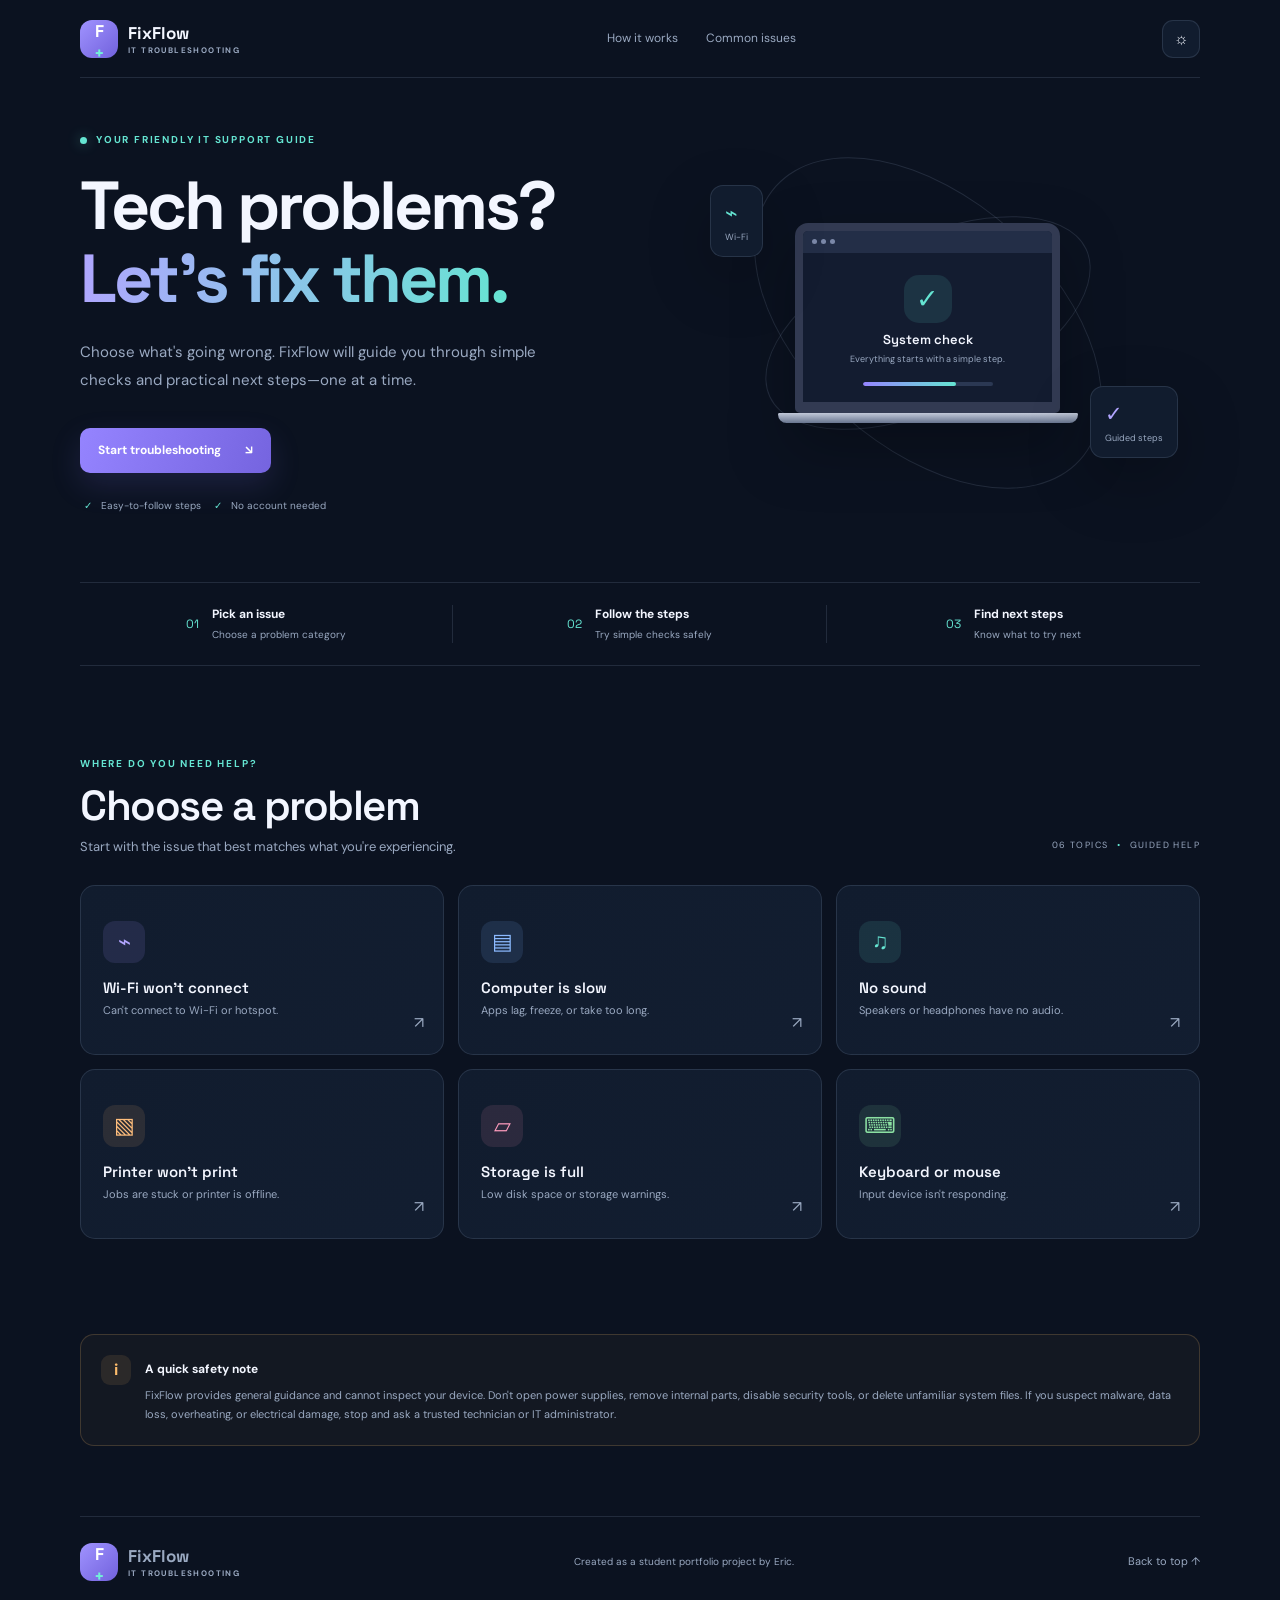
<file: projects/fixflow/index.html>
<!DOCTYPE html>
<html lang="en">
<head>
  <meta charset="UTF-8">
  <meta name="viewport" content="width=device-width, initial-scale=1.0">
  <meta name="theme-color" content="#080510">
  <meta name="mobile-web-app-capable" content="yes">
  <meta name="apple-mobile-web-app-capable" content="yes">
  <meta name="apple-mobile-web-app-status-bar-style" content="black-translucent">
  <link rel="manifest" href="manifest.webmanifest">
  <link rel="icon" href="icons/icon.svg" type="image/svg+xml">
  <meta name="description" content="An interactive IT troubleshooting assistant for common computer and device issues.">
  <title>FixFlow — IT Troubleshooting Assistant</title>
  <link rel="preconnect" href="https://fonts.googleapis.com">
  <link rel="preconnect" href="https://fonts.gstatic.com" crossorigin>
  <link href="https://fonts.googleapis.com/css2?family=DM+Sans:wght@400;500;600;700&family=Space+Grotesk:wght@400;500;600;700&display=swap" rel="stylesheet">
  <link rel="stylesheet" href="css/style.css">
</head>
<body>
  <header class="topbar">
    <a class="brand" href="#top" aria-label="FixFlow home"><span class="brand-icon">F<span>+</span></span><span>FixFlow<small>IT TROUBLESHOOTING</small></span></a>
    <nav><a href="#how-it-works">How it works</a><a href="#common-issues">Common issues</a></nav>
    <div class="header-actions"><button class="install-btn" id="installButton" hidden>＋ Install app</button><button class="theme-toggle" id="themeToggle" aria-label="Toggle theme">☼</button></div>
  </header>

  <main id="top">
    <section class="hero">
      <div class="hero-content">
        <div class="eyebrow"><span class="pulse-dot"></span> YOUR FRIENDLY IT SUPPORT GUIDE</div>
        <h1>Tech problems?<br><span>Let's fix them.</span></h1>
        <p>Choose what's going wrong. FixFlow will guide you through simple checks and practical next steps—one at a time.</p>
        <a class="primary-btn" href="#common-issues">Start troubleshooting <span>↘</span></a>
        <div class="hero-trust"><span>✓</span> Easy-to-follow steps <span>✓</span> No account needed</div>
      </div>
      <div class="hero-art" aria-hidden="true">
        <div class="art-ring ring-one"></div><div class="art-ring ring-two"></div>
        <div class="laptop">
          <div class="screen"><div class="screen-top"><i></i><i></i><i></i></div><div class="screen-content"><div class="screen-check">✓</div><b>System check</b><span>Everything starts with a simple step.</span><div class="progress"><i></i></div></div></div>
          <div class="laptop-base"></div>
        </div>
        <div class="floating-bubble bubble-wifi">⌁ <small>Wi-Fi</small></div>
        <div class="floating-bubble bubble-check">✓ <small>Guided steps</small></div>
      </div>
    </section>

    <section class="stats-row" id="how-it-works">
      <div><span class="stat-icon">01</span><p><b>Pick an issue</b><small>Choose a problem category</small></p></div>
      <div><span class="stat-icon">02</span><p><b>Follow the steps</b><small>Try simple checks safely</small></p></div>
      <div><span class="stat-icon">03</span><p><b>Find next steps</b><small>Know what to try next</small></p></div>
    </section>

    <section class="issues-section" id="common-issues">
      <div class="section-heading"><div><div class="eyebrow">WHERE DO YOU NEED HELP?</div><h2>Choose a problem</h2><p>Start with the issue that best matches what you're experiencing.</p></div><div class="issue-count">06 TOPICS <span>•</span> GUIDED HELP</div></div>
      <div class="issue-grid">
        <button class="issue-card" data-issue="wifi"><span class="issue-icon purple">⌁</span><span class="issue-title">Wi-Fi won't connect</span><span class="issue-desc">Can't connect to Wi-Fi or hotspot.</span><span class="issue-arrow">↗</span></button>
        <button class="issue-card" data-issue="slow"><span class="issue-icon blue">▤</span><span class="issue-title">Computer is slow</span><span class="issue-desc">Apps lag, freeze, or take too long.</span><span class="issue-arrow">↗</span></button>
        <button class="issue-card" data-issue="sound"><span class="issue-icon teal">♫</span><span class="issue-title">No sound</span><span class="issue-desc">Speakers or headphones have no audio.</span><span class="issue-arrow">↗</span></button>
        <button class="issue-card" data-issue="printer"><span class="issue-icon orange">▧</span><span class="issue-title">Printer won't print</span><span class="issue-desc">Jobs are stuck or printer is offline.</span><span class="issue-arrow">↗</span></button>
        <button class="issue-card" data-issue="storage"><span class="issue-icon pink">▱</span><span class="issue-title">Storage is full</span><span class="issue-desc">Low disk space or storage warnings.</span><span class="issue-arrow">↗</span></button>
        <button class="issue-card" data-issue="input"><span class="issue-icon green">⌨</span><span class="issue-title">Keyboard or mouse</span><span class="issue-desc">Input device isn't responding.</span><span class="issue-arrow">↗</span></button>
      </div>
    </section>

    <section class="diagnosis-section" id="diagnosis" hidden>
      <div class="diagnosis-panel">
        <div class="diagnosis-top"><div><div class="eyebrow">YOUR TROUBLESHOOTING SESSION</div><h2 id="diagnosisTitle">Let's check the basics</h2></div><button class="text-button" id="changeIssue">← Choose another issue</button></div>
        <div class="step-progress"><div class="step-progress-fill" id="progressFill"></div></div>
        <div class="step-count" id="stepCount">STEP 1 OF 3</div>
        <div id="questionArea"></div>
        <div id="answerArea" class="answer-area"></div>
        <div id="resultArea" class="result-area" hidden></div>
        <div class="diagnosis-footer"><span><i class="safety-dot"></i> Safe, general guidance</span><button class="reset-button" id="resetSession">Restart diagnosis ↻</button></div>
      </div>
    </section>

    <section class="safety-note"><div class="safety-symbol">i</div><div><b>A quick safety note</b><p>FixFlow provides general guidance and cannot inspect your device. Don't open power supplies, remove internal parts, disable security tools, or delete unfamiliar system files. If you suspect malware, data loss, overheating, or electrical damage, stop and ask a trusted technician or IT administrator.</p></div></section>
  </main>

  <footer><a class="brand" href="#top"><span class="brand-icon">F<span>+</span></span><span>FixFlow<small>IT TROUBLESHOOTING</small></span></a><p>Created as a student portfolio project by Eric.</p><a href="#top">Back to top ↑</a></footer>
  <script src="js/app.js"></script>
  <script src="js/pwa.js"></script>
</body>
</html>
</file>
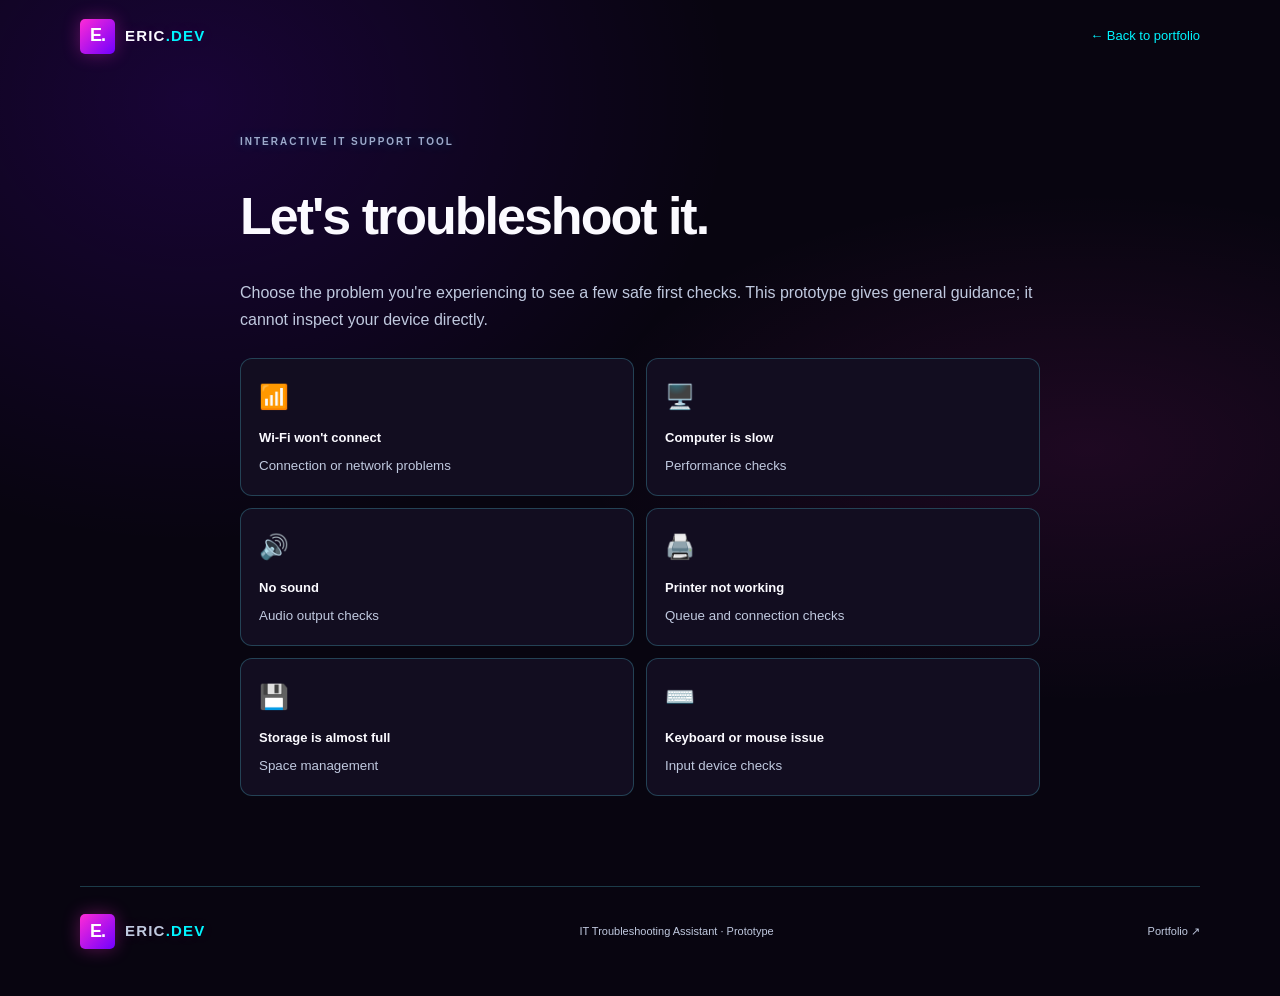
<file: projects/troubleshooting.html>
<!doctype html>
<html lang="en"><head><meta charset="utf-8"><meta name="viewport" content="width=device-width,initial-scale=1"><title>IT Troubleshooting Assistant | Eric</title><link rel="stylesheet" href="../css/style.css"><style>
.tool-wrap{width:min(800px,calc(100% - 32px));margin:55px auto 90px}.tool-wrap h1{font:700 clamp(34px,6vw,52px)/1.1 'Space Grotesk',sans-serif;letter-spacing:-2px}.tool-wrap>p{color:var(--muted)}.issue-grid{display:grid;grid-template-columns:repeat(2,1fr);gap:12px;margin:25px 0}.issue-btn{background:var(--panel);border:1px solid var(--border);color:var(--text);padding:18px;border-radius:12px;text-align:left;cursor:pointer}.issue-btn:hover,.issue-btn:focus{border-color:var(--accent)}.issue-btn span{display:block;font-size:24px;margin-bottom:7px}.issue-btn strong{font-size:13px}.issue-btn small{display:block;color:var(--muted);margin-top:5px}.result-box{display:none;background:var(--panel);border:1px solid var(--border);border-radius:15px;padding:24px;margin-top:20px}.result-box.show{display:block}.result-box h2{font:600 23px 'Space Grotesk'}.result-box li{margin:12px 0;color:var(--muted);font-size:14px}.result-box button{margin-top:15px;border:1px solid var(--border);background:var(--panel2);color:var(--text);padding:10px 13px;border-radius:8px;cursor:pointer}.back-link{color:var(--cyan);font-size:13px}@media(max-width:520px){.issue-grid{grid-template-columns:1fr}}
</style></head>
<body><header class="topbar"><a class="brand" href="../index.html"><span class="brand-mark">E.</span><span>ERIC<span class="brand-muted">.DEV</span></span></a><a class="back-link" href="../index.html#projects">← Back to portfolio</a></header>
<main class="tool-wrap"><span class="eyebrow">INTERACTIVE IT SUPPORT TOOL</span><h1>Let's troubleshoot it.</h1><p>Choose the problem you're experiencing to see a few safe first checks. This prototype gives general guidance; it cannot inspect your device directly.</p>
<div class="issue-grid">
<button class="issue-btn" data-issue="wifi"><span>📶</span><strong>Wi-Fi won't connect</strong><small>Connection or network problems</small></button>
<button class="issue-btn" data-issue="slow"><span>🖥️</span><strong>Computer is slow</strong><small>Performance checks</small></button>
<button class="issue-btn" data-issue="sound"><span>🔊</span><strong>No sound</strong><small>Audio output checks</small></button>
<button class="issue-btn" data-issue="printer"><span>🖨️</span><strong>Printer not working</strong><small>Queue and connection checks</small></button>
<button class="issue-btn" data-issue="storage"><span>💾</span><strong>Storage is almost full</strong><small>Space management</small></button>
<button class="issue-btn" data-issue="keyboard"><span>⌨️</span><strong>Keyboard or mouse issue</strong><small>Input device checks</small></button>
</div>
<section class="result-box" id="resultBox" aria-live="polite"><h2 id="resultTitle"></h2><ol id="resultSteps"></ol><p class="small-note">If this is a work/school device, or the problem involves hardware, data loss, or security alerts, ask a trusted technician or your IT administrator before making major changes.</p><button id="resetTool">Choose another problem</button></section>
</main><footer class="footer section-wrap"><a class="brand" href="../index.html"><span class="brand-mark">E.</span><span>ERIC<span class="brand-muted">.DEV</span></span></a><p>IT Troubleshooting Assistant · Prototype</p><a href="../index.html#projects">Portfolio ↗</a></footer>
<script>
const guides={
wifi:{title:'Wi-Fi won’t connect',steps:['Check whether Airplane mode is off and Wi-Fi is enabled.','Confirm the password and try reconnecting to the correct network.','Restart your device and, if you control it, restart the router.','Check whether another device can connect to the same network.','If the issue continues, use the operating system network troubleshooter or ask IT support before uninstalling drivers or resetting settings.']},
slow:{title:'Computer is slow',steps:['Save your work and restart the computer.','Close apps and browser tabs you do not need.','Check available storage and remove only files you recognize and no longer need.','Open Task Manager or Activity Monitor to see whether an app is using unusually high resources.','Run the built-in security scan and install updates from official system settings.']},
sound:{title:'No sound',steps:['Check volume and make sure mute is off.','Select the correct output device, such as speakers or headphones.','Disconnect and reconnect headphones or speakers.','Test sound in another trusted app.','If it still fails, run the built-in audio troubleshooter or ask support to check the driver.']},
printer:{title:'Printer not working',steps:['Check that the printer is powered on and has paper and ink/toner.','Confirm the computer and printer are connected to the expected network or cable.','Check for an error message on the printer display.','Open the print queue and clear stuck jobs only if you recognize them.','Restart the printer and computer; consult the printer maker’s official support page if needed.']},
storage:{title:'Storage is almost full',steps:['Check storage usage in your operating system settings.','Empty the recycle bin only after checking its contents.','Remove temporary files using the built-in storage cleanup tool.','Move personal files to a trusted backup location before deleting local copies.','Avoid deleting system folders or unfamiliar files.']},
keyboard:{title:'Keyboard or mouse issue',steps:['If wired, reconnect the device to another known-working USB port.','If wireless, check its power and battery and reconnect it according to the manufacturer’s instructions.','Test the device on another app or screen.','Restart the computer if you can save your work first.','If the device is physically damaged or this is a managed device, ask a technician for help.']}
};
const box=document.getElementById('resultBox');
document.querySelectorAll('[data-issue]').forEach(btn=>btn.addEventListener('click',()=>{
 const guide=guides[btn.dataset.issue];document.getElementById('resultTitle').textContent=guide.title;
 const list=document.getElementById('resultSteps');list.replaceChildren();
 guide.steps.forEach(step=>{const li=document.createElement('li');li.textContent=step;list.appendChild(li)});
 box.classList.add('show');box.scrollIntoView({behavior:'smooth',block:'start'});
}));
document.getElementById('resetTool').addEventListener('click',()=>{box.classList.remove('show');document.querySelector('.issue-grid').scrollIntoView({behavior:'smooth',block:'start'})});
</script></body></html>
</file>
<file: projects/fixflow/css/style.css>
:root{--bg:#0b1220;--panel:#111c2e;--panel2:#17243a;--text:#f3f6ff;--muted:#9aa9c1;--border:rgba(165,185,219,.15);--accent:#9b8cff;--cyan:#65e5d2;--shadow:0 22px 65px rgba(0,0,0,.24)}
*{box-sizing:border-box}html{scroll-behavior:smooth;scroll-padding-top:85px}body{margin:0;background:var(--bg);color:var(--text);font-family:'DM Sans',sans-serif;line-height:1.6}body.light-theme{--bg:#f4f7fc;--panel:#fff;--panel2:#eef2fa;--text:#172039;--muted:#5e6b84;--border:rgba(42,58,91,.15);--shadow:0 20px 50px rgba(35,48,82,.1)}a{color:inherit;text-decoration:none}button{font:inherit}.topbar{height:78px;width:min(1120px,calc(100% - 44px));margin:auto;display:flex;align-items:center;justify-content:space-between;border-bottom:1px solid var(--border)}.brand{display:flex;align-items:center;gap:10px;font:700 17px 'Space Grotesk',sans-serif}.brand-icon{width:38px;height:38px;border-radius:12px;display:grid;place-items:center;background:linear-gradient(135deg,#a093ff,#7161dc);color:#fff;font-size:17px}.brand-icon span{color:#72f0d9}.brand small{display:block;color:var(--muted);font:700 8px 'DM Sans';letter-spacing:1.4px;margin-top:1px}.topbar nav{display:flex;gap:28px;font-size:12px;color:var(--muted)}.topbar nav a:hover,footer>a:last-child:hover{color:var(--text)}.theme-toggle{height:38px;width:38px;border-radius:11px;border:1px solid var(--border);background:var(--panel);color:var(--text);cursor:pointer}.hero{width:min(1120px,calc(100% - 44px));margin:auto;min-height:500px;display:grid;grid-template-columns:1fr 1fr;gap:30px;align-items:center;padding:54px 0 68px}.eyebrow{font-size:10px;letter-spacing:1.8px;font-weight:700;color:var(--cyan);display:flex;align-items:center;gap:9px}.pulse-dot{height:7px;width:7px;border-radius:50%;background:var(--cyan);box-shadow:0 0 13px #65e5d277}.hero h1{font:700 clamp(43px,5.8vw,68px)/1.07 'Space Grotesk',sans-serif;letter-spacing:-3px;margin:22px 0}.hero h1 span{background:linear-gradient(100deg,#b1a5ff,#65e5d2);color:transparent;background-clip:text}.hero-content>p{max-width:500px;color:var(--muted);font-size:15px;line-height:1.9}.primary-btn{margin-top:18px;display:inline-flex;gap:24px;align-items:center;padding:13px 18px;background:linear-gradient(110deg,#9584ff,#7564df);border-radius:10px;color:white;font-weight:700;font-size:12px;box-shadow:0 12px 30px #7666df2c;transition:transform .2s}.primary-btn:hover{transform:translateY(-2px)}.hero-trust{margin-top:25px;display:flex;align-items:center;gap:9px;color:var(--muted);font-size:10px}.hero-trust span{color:var(--cyan);margin-left:4px}.hero-art{height:360px;position:relative;display:grid;place-items:center}.art-ring{position:absolute;border:1px solid var(--border);border-radius:50%;transform:rotate(-25deg)}.ring-one{width:350px;height:170px}.ring-two{width:410px;height:250px;transform:rotate(42deg)}.laptop{width:265px;position:relative;z-index:1;filter:drop-shadow(0 24px 30px #0004)}.screen{height:190px;border:8px solid #323a52;border-bottom-width:11px;border-radius:13px 13px 5px 5px;background:#131c30;overflow:hidden}.screen-top{height:22px;background:#232e47;display:flex;align-items:center;gap:4px;padding:0 9px}.screen-top i{width:5px;height:5px;border-radius:50%;background:#7b88a8}.screen-content{height:155px;display:flex;flex-direction:column;align-items:center;justify-content:center}.screen-check{width:48px;height:48px;display:grid;place-items:center;border-radius:15px;background:#65e5d21d;color:var(--cyan);font-size:27px;margin-bottom:8px}.screen-content b{font:600 13px 'Space Grotesk'}.screen-content span{font-size:9px;color:var(--muted);margin-top:4px}.progress{height:4px;width:130px;border-radius:4px;background:#2b3853;margin-top:16px;overflow:hidden}.progress i{display:block;width:72%;height:100%;background:linear-gradient(90deg,#9584ff,#65e5d2);border-radius:4px}.laptop-base{height:10px;width:300px;background:linear-gradient(#c1c8d8,#68758f);margin-left:-17px;border-radius:2px 2px 12px 12px}.floating-bubble{position:absolute;z-index:2;background:var(--panel);border:1px solid var(--border);border-radius:13px;padding:11px 14px;box-shadow:var(--shadow);font-size:21px;color:var(--cyan)}.floating-bubble small{display:block;font-size:9px;color:var(--muted)}.bubble-wifi{top:42px;left:10%}.bubble-check{right:4%;bottom:45px;color:#b2a5ff}.stats-row{width:min(1120px,calc(100% - 44px));margin:0 auto 90px;padding:22px 0;border-block:1px solid var(--border);display:grid;grid-template-columns:repeat(3,1fr)}.stats-row>div{display:flex;align-items:center;justify-content:center;gap:13px;border-right:1px solid var(--border)}.stats-row>div:last-child{border:0}.stat-icon{font:12px 'Space Grotesk';color:var(--cyan)}.stats-row p{margin:0}.stats-row b,.stats-row small{display:block}.stats-row b{font-size:12px}.stats-row small{font-size:10px;color:var(--muted);margin-top:3px}.issues-section,.diagnosis-section{width:min(1120px,calc(100% - 44px));margin:0 auto 95px}.section-heading{display:flex;justify-content:space-between;align-items:end;gap:20px;margin-bottom:27px}.section-heading h2,.diagnosis-top h2{font:600 clamp(30px,4vw,42px)/1.15 'Space Grotesk';letter-spacing:-1.5px;margin:10px 0 7px}.section-heading p{font-size:13px;color:var(--muted);margin:0}.issue-count{font-size:9px;letter-spacing:1.4px;color:var(--muted);padding-bottom:6px;white-space:nowrap}.issue-count span{color:var(--cyan);padding:0 5px}.issue-grid{display:grid;grid-template-columns:repeat(3,1fr);gap:14px}.issue-card{position:relative;text-align:left;border:1px solid var(--border);background:linear-gradient(145deg,var(--panel),color-mix(in srgb,var(--panel) 80%,var(--panel2)));border-radius:15px;padding:22px;min-height:170px;color:var(--text);cursor:pointer;transition:transform .2s,border-color .2s}.issue-card:hover,.issue-card:focus-visible{transform:translateY(-3px);border-color:#9b8cff88;outline:none}.issue-icon{display:grid;place-items:center;width:42px;height:42px;border-radius:12px;font-size:22px;margin-bottom:15px}.purple{background:#a093ff20;color:#b2a5ff}.blue{background:#7aaeff20;color:#8cbaff}.teal{background:#65e5d21c;color:#65e5d2}.orange{background:#ffb66c1c;color:#ffbe7c}.pink{background:#ff8fb41c;color:#ff9cbe}.green{background:#8be0a21c;color:#8be0a2}.issue-title{display:block;font:600 15px 'Space Grotesk';margin-bottom:5px}.issue-desc{display:block;font-size:11px;color:var(--muted);max-width:85%}.issue-arrow{position:absolute;right:19px;bottom:18px;color:var(--muted)}.diagnosis-panel{padding:30px;border:1px solid var(--border);border-radius:18px;background:var(--panel);box-shadow:var(--shadow)}.diagnosis-top{display:flex;justify-content:space-between;align-items:start;gap:20px}.diagnosis-top h2{font-size:28px}.text-button,.reset-button{background:transparent;border:0;color:var(--muted);font-size:11px;cursor:pointer}.text-button:hover,.reset-button:hover{color:var(--cyan)}.step-progress{height:5px;background:var(--panel2);border-radius:8px;overflow:hidden;margin-top:20px}.step-progress-fill{height:100%;width:0;background:linear-gradient(90deg,#9b8cff,#65e5d2);transition:width .25s}.step-count{font-size:9px;letter-spacing:1.5px;color:var(--cyan);font-weight:700;margin:17px 0}.question-title{font:600 21px 'Space Grotesk';margin:0 0 7px}.question-help{font-size:12px;color:var(--muted);margin:0 0 20px}.answer-area{display:grid;grid-template-columns:repeat(2,minmax(0,1fr));gap:10px}.answer-option{border:1px solid var(--border);background:var(--panel2);color:var(--text);border-radius:10px;padding:14px;text-align:left;cursor:pointer;font-size:12px}.answer-option:hover,.answer-option:focus-visible{border-color:var(--accent);outline:none}.answer-option span{display:block;color:var(--muted);font-size:10px;margin-top:4px}.result-area{padding:18px;background:var(--panel2);border:1px solid var(--border);border-radius:12px}.result-area h3{font:600 19px 'Space Grotesk';margin:0 0 8px}.result-area p{font-size:12px;color:var(--muted)}.result-area ol{padding-left:20px}.result-area li{padding:4px 0 7px;color:var(--muted);font-size:12px}.result-actions{display:flex;gap:10px;flex-wrap:wrap;margin-top:18px}.result-actions button{border:1px solid var(--border);border-radius:8px;padding:10px 13px;background:var(--panel);color:var(--text);font-size:11px;cursor:pointer}.result-actions .success-btn{background:#65e5d21b;border-color:#65e5d244;color:var(--cyan)}.diagnosis-footer{display:flex;justify-content:space-between;gap:10px;border-top:1px solid var(--border);padding-top:18px;margin-top:25px;font-size:10px;color:var(--muted)}.safety-dot{display:inline-block;width:6px;height:6px;border-radius:50%;background:var(--cyan);margin-right:6px}.safety-note{width:min(1120px,calc(100% - 44px));margin:0 auto 70px;padding:20px;display:flex;gap:14px;border:1px solid #ffbd6c30;border-radius:14px;background:#ffbd6c09}.safety-symbol{width:30px;height:30px;flex-shrink:0;border-radius:9px;background:#ffbd6c1b;color:#ffbd6c;display:grid;place-items:center;font-weight:700}.safety-note b{font-size:12px}.safety-note p{font-size:11px;color:var(--muted);margin:5px 0 0;line-height:1.8}footer{width:min(1120px,calc(100% - 44px));min-height:90px;margin:auto;border-top:1px solid var(--border);display:flex;align-items:center;justify-content:space-between;gap:18px;color:var(--muted);font-size:10px}footer p{margin:0}footer>a:last-child{font-size:11px}
@media(max-width:780px){.hero{grid-template-columns:1fr;padding-top:60px}.hero-art{height:310px;grid-row:1}.hero-content{grid-row:2}.hero h1{font-size:54px}.issues-section,.diagnosis-section{margin-bottom:75px}.issue-grid{grid-template-columns:repeat(2,1fr)}.stats-row{margin-bottom:70px}.section-heading{align-items:start;flex-direction:column}.issue-count{display:none}}
@media(max-width:520px){.topbar,.hero,.stats-row,.issues-section,.diagnosis-section,.safety-note,footer{width:calc(100% - 32px)}.topbar{height:68px}.topbar nav{gap:13px;font-size:10px}.hero{padding:35px 0 50px;gap:0}.hero-art{height:260px;transform:scale(.85);margin-inline:-25px}.hero h1{font-size:45px;letter-spacing:-2px}.hero-content>p{font-size:13px}.hero-trust{flex-wrap:wrap;font-size:9px}.stats-row{grid-template-columns:1fr;gap:14px;padding:18px 0}.stats-row>div{border:0;justify-content:flex-start;padding-left:10px}.issue-grid{grid-template-columns:1fr;gap:10px}.issue-card{min-height:140px;padding:17px}.issue-icon{margin-bottom:10px}.diagnosis-panel{padding:18px}.diagnosis-top{flex-direction:column}.diagnosis-top h2{font-size:25px}.answer-area{grid-template-columns:1fr}.question-title{font-size:18px}.diagnosis-footer{flex-direction:column}.safety-note{padding:15px}footer{padding:20px 0;flex-wrap:wrap}footer p{order:3;flex-basis:100%}}
@media(prefers-reduced-motion:reduce){html{scroll-behavior:auto}*,*::before,*::after{transition:none!important}}

/* Installable app polish */
.header-actions{display:flex;align-items:center;gap:9px}.install-btn{border:1px solid #7c6cff88;background:linear-gradient(110deg,#7c6cff,#3f9ff7);color:#fff;padding:9px 12px;border-radius:9px;font-size:11px;font-weight:700;cursor:pointer}.install-btn:hover{filter:brightness(1.12);transform:translateY(-1px)}.install-btn[hidden]{display:none}@media(max-width:600px){.header-actions{margin-left:auto;margin-right:8px}.install-btn{padding:8px 9px;font-size:10px}}
</file>
<file: css/style.css>
:root{--bg:#0b1020;--panel:#11182b;--panel2:#151e34;--text:#f4f6ff;--muted:#9ba8c3;--border:rgba(168,185,222,.15);--accent:#9b8cff;--cyan:#61e6d5;--shadow:0 20px 60px rgba(0,0,0,.25)}
*{box-sizing:border-box}html{scroll-behavior:smooth;scroll-padding-top:95px}body{margin:0;background:var(--bg);color:var(--text);font-family:'DM Sans',sans-serif;line-height:1.65;overflow-x:hidden}body.light-theme{--bg:#f5f7fc;--panel:#fff;--panel2:#eef2fa;--text:#171d32;--muted:#5d6880;--border:rgba(41,56,91,.14);--shadow:0 20px 50px rgba(35,48,82,.10)}a{color:inherit;text-decoration:none}button,input{font:inherit}.site-glow{position:absolute;width:400px;height:400px;border-radius:50%;filter:blur(100px);opacity:.14;pointer-events:none;z-index:-1}.glow-one{background:#725dff;top:0;left:-180px}.glow-two{background:#36d8c5;top:400px;right:-230px}.section-wrap{width:min(1120px,calc(100% - 48px));margin-inline:auto}.topbar{width:min(1120px,calc(100% - 48px));margin:auto;height:84px;display:flex;align-items:center;justify-content:space-between;border-bottom:1px solid var(--border);position:relative;z-index:5}.brand{display:inline-flex;align-items:center;gap:10px;font-family:'Space Grotesk',sans-serif;font-size:15px;font-weight:700;letter-spacing:1.2px}.brand-mark{width:35px;height:35px;border-radius:11px;display:grid;place-items:center;background:linear-gradient(135deg,var(--accent),#6655d9);color:white;font-size:18px;letter-spacing:-1px}.brand-muted{color:var(--muted)}nav{display:flex;align-items:center;gap:28px;color:var(--muted);font-size:13px}nav a:hover,footer a:hover{color:var(--text)}.theme-toggle,.menu-toggle{background:var(--panel);border:1px solid var(--border);color:var(--text);border-radius:10px;width:38px;height:38px;cursor:pointer}.menu-toggle{display:none}.hero{min-height:610px;display:grid;grid-template-columns:1.1fr .9fr;align-items:center;gap:40px;padding-block:70px 80px}.eyebrow{font-size:10px;letter-spacing:2px;font-weight:700;color:var(--cyan);display:inline-flex;align-items:center;gap:9px}.status-dot{display:inline-block;width:7px;height:7px;border-radius:50%;background:var(--cyan);box-shadow:0 0 12px #61e6d577}.hero h1,.section-heading h2,.contact-banner h2{font-family:'Space Grotesk',sans-serif;font-size:clamp(42px,5.6vw,68px);letter-spacing:-2.8px;line-height:1.08;margin:22px 0}.gradient-text{background:linear-gradient(100deg,#b0a5ff,#69e6d7);-webkit-background-clip:text;background-clip:text;color:transparent}.hero-lead{max-width:570px;color:var(--muted);font-size:16px;line-height:1.9}.hero-actions{display:flex;gap:12px;flex-wrap:wrap;margin-top:30px}.button{display:inline-flex;align-items:center;justify-content:center;gap:14px;border-radius:10px;padding:13px 18px;font-size:13px;font-weight:700;transition:transform .2s,border-color .2s}.button:hover{transform:translateY(-2px)}.button-primary{background:linear-gradient(110deg,#9281ff,#7565e6);color:white;box-shadow:0 10px 30px #7866e533}.button-ghost{border:1px solid var(--border);background:var(--panel);color:var(--text)}.hero-footnote{margin-top:34px;display:flex;align-items:center;gap:12px;color:var(--muted);font-size:11px}.line{height:1px;width:35px;background:var(--cyan)}.hero-visual{height:420px;position:relative;display:grid;place-items:center}.profile-orb{width:230px;height:230px;border-radius:50%;border:1px solid #a99bff66;background:radial-gradient(circle at 35% 25%,#2c3154,#141b30 65%);box-shadow:inset 0 0 45px #8c7bff1c,0 0 80px #7e6aff1c;display:flex;align-items:center;justify-content:center;flex-direction:column;position:relative;z-index:1}.orb-initials{font-family:'Space Grotesk';font-size:100px;letter-spacing:-8px;line-height:1;color:#f4f1ff}.orb-initials span{color:var(--cyan)}.orb-caption{font-size:9px;letter-spacing:3px;text-align:center;color:#aeb8d3;margin-top:12px}.orbit{position:absolute;border:1px solid var(--border);border-radius:50%;transform:rotate(-25deg)}.orbit-a{width:350px;height:160px}.orbit-b{width:420px;height:260px;transform:rotate(48deg)}.float-card{position:absolute;display:flex;align-items:center;gap:10px;padding:12px 15px;border:1px solid var(--border);background:color-mix(in srgb,var(--panel) 92%,transparent);box-shadow:var(--shadow);border-radius:12px;z-index:2}.float-card strong,.float-card small{display:block}.float-card strong{font-size:12px}.float-card small{font-size:10px;color:var(--muted)}.float-icon{font-size:21px;color:var(--cyan)}.float-code{top:55px;left:-5px}.float-ai{bottom:52px;right:-4px}.visual-tag{position:absolute;font-family:monospace;font-size:10px;color:var(--muted);border:1px solid var(--border);background:var(--panel);padding:6px 9px;border-radius:6px}.tag-top{right:15px;top:25px}.tag-bottom{bottom:15px;left:0}.intro-strip{display:grid;grid-template-columns:repeat(3,1fr);border-block:1px solid var(--border);padding:24px 0;margin-bottom:105px}.intro-strip>div{display:flex;align-items:center;gap:14px;justify-content:center;border-right:1px solid var(--border)}.intro-strip>div:last-child{border:0}.strip-number{color:var(--cyan);font:12px 'Space Grotesk'}.intro-strip p{font-size:12px;color:var(--muted);margin:0}.content-section{padding-bottom:110px}.section-heading{display:flex;align-items:end;justify-content:space-between;gap:24px;margin-bottom:35px}.section-heading h2,.contact-banner h2{font-size:clamp(32px,4vw,46px);letter-spacing:-1.8px;margin:12px 0}.section-index{font:10px monospace;letter-spacing:1px;color:var(--muted);padding-bottom:10px;white-space:nowrap}.about-grid{display:grid;grid-template-columns:1.35fr .65fr;gap:18px}.about-card,.skill-card,.project-card{border:1px solid var(--border);background:linear-gradient(140deg,var(--panel),color-mix(in srgb,var(--panel) 80%,var(--panel2)));border-radius:17px;overflow:hidden}.about-card{padding:30px}.card-kicker{font-size:10px;letter-spacing:2px;color:var(--cyan);font-weight:700}.about-card h3,.skill-card h3,.project-body h3{font-family:'Space Grotesk';font-size:22px;letter-spacing:-.5px;margin:12px 0}.about-card p,.skill-card p,.project-body p{color:var(--muted);font-size:13px;line-height:1.85}.about-side{display:flex;flex-direction:column;justify-content:center}.mini-icon{width:42px;height:42px;border-radius:12px;display:grid;place-items:center;background:#8f7fff20;color:var(--accent);font-size:24px}.about-tags,.chip-row{display:flex;flex-wrap:wrap;gap:7px;margin-top:20px}.about-tags span,.chip-row span{font-size:10px;color:var(--muted);padding:5px 9px;border-radius:6px;border:1px solid var(--border);background:var(--panel2)}.skills-grid{display:grid;grid-template-columns:repeat(4,1fr);gap:14px}.skill-card{padding:23px 20px}.skill-symbol{display:grid;place-items:center;width:40px;height:40px;border-radius:11px;background:#8f7fff1b;color:var(--accent);font-size:22px}.skill-card h3{font-size:17px}.skill-card p{min-height:90px}.small-note{font-size:10px;color:var(--muted);margin-top:20px}.section-description{font-size:13px;color:var(--muted);margin:0;max-width:550px}.project-grid{display:grid;grid-template-columns:repeat(2,minmax(0,1fr));gap:18px}.project-card{transition:transform .25s,border-color .25s}.project-card:hover{transform:translateY(-4px);border-color:#9b8cff66}.project-art{height:190px;position:relative;overflow:hidden;display:grid;place-items:center;border-bottom:1px solid var(--border)}.art-ai{background:radial-gradient(circle at 50% 48%,#54459a 0,#202344 35%,#11182b 75%)}.art-game{background:radial-gradient(circle at 55% 40%,#256b69,#132a3d 65%,#10182a)}.art-robot{background:radial-gradient(circle at 50% 40%,#594b36,#282338 55%,#12182a)}.art-inventory{background:radial-gradient(circle at 50% 45%,#314f79,#18243c 60%,#11182b)}.art-troubleshoot{background:radial-gradient(circle at 50% 45%,#28665e,#172d3b 65%,#11182b)}.art-student{background:radial-gradient(circle at 50% 45%,#62518d,#292641 60%,#11182b)}.art-label{position:absolute;top:15px;left:17px;font-size:9px;letter-spacing:1.4px;color:#d0d8f4}.art-code{position:absolute;bottom:14px;right:16px;font:10px monospace;color:#c1c8e6aa}.ai-orbit{width:90px;height:90px;border-radius:50%;border:1px solid #b1a6ff99;display:grid;place-items:center;box-shadow:0 0 35px #9380ff33}.ai-orbit:before,.ai-orbit:after{content:"";position:absolute;width:145px;height:55px;border:1px solid #b1a6ff66;border-radius:50%;transform:rotate(45deg)}.ai-orbit:after{transform:rotate(-45deg)}.ai-orbit span{font-size:42px;color:#c7c0ff}.pixel-scene{width:180px;height:90px;position:relative;border-bottom:3px solid #7ce6d3}.pixel-scene i{position:absolute;width:24px;height:24px;background:#6ce1ce;bottom:0;box-shadow:0 0 20px #61e6d577}.pixel-scene i:nth-child(1){left:20px;height:40px}.pixel-scene i:nth-child(2){left:70px;height:60px;background:#9b8cff}.pixel-scene i:nth-child(3){right:22px;height:30px}.pixel-scene b{position:absolute;top:5px;right:8px;font-size:18px;color:#fff}.robot-drawing{width:110px;height:78px;border:2px solid #d3b783;border-radius:12px;background:#8a7958;position:relative;box-shadow:0 12px 30px #0005}.robot-eye{position:absolute;width:18px;height:18px;border-radius:50%;background:#f7b77c;left:45px;top:13px;box-shadow:0 0 15px #f7b77c}.robot-grill{position:absolute;bottom:12px;left:28px;width:52px;height:15px;border-block:2px solid #51475c}.robot-wheel{position:absolute;width:25px;height:25px;border-radius:50%;background:#252a3c;border:4px solid #777b8e;bottom:-15px}.wheel-left{left:7px}.wheel-right{right:7px}.inventory-bars{height:95px;width:180px;display:flex;align-items:end;justify-content:center;gap:12px;border-bottom:1px solid #9dc5ff77}.inventory-bars i{display:block;width:17px;border-radius:5px 5px 0 0;background:#9dc5ff}.inventory-bars i:nth-child(1){height:35%}.inventory-bars i:nth-child(2){height:60%;background:#8f80ff}.inventory-bars i:nth-child(3){height:48%}.inventory-bars i:nth-child(4){height:85%;background:#61e6d5}.inventory-bars i:nth-child(5){height:70%}.inventory-bars i:nth-child(6){height:100%;background:#8f80ff}.diag-window{width:175px;height:110px;border:1px solid #9be4d1aa;border-radius:10px;background:#122c37;padding:12px;position:relative}.diag-dots{font-size:8px;letter-spacing:3px;color:#7ae1c8}.diag-line{height:5px;width:100px;background:#527a81;border-radius:5px;margin-top:13px}.diag-line.short{width:70px;margin-top:8px}.diag-check{position:absolute;right:13px;bottom:13px;color:#7ce6c5;font-size:28px}.planner{width:135px;padding:13px;border:1px solid #c4b7ff88;border-radius:9px;background:#26233f;display:grid;grid-template-columns:1fr 20px;gap:8px;color:#ddd8ff;font-size:10px}.planner span{grid-column:span 2;letter-spacing:2px}.planner i{height:12px;border-radius:3px;background:#514b75}.planner i:nth-of-type(1),.planner i:nth-of-type(3){background:#7a70c7}.project-body{padding:23px}.project-meta{display:flex;justify-content:space-between;color:var(--muted);font:10px monospace}.project-type{letter-spacing:1px}.project-body h3{font-size:21px}.project-body p{min-height:52px}.project-links{display:flex;align-items:center;justify-content:space-between;gap:10px;margin-top:22px;padding-top:16px;border-top:1px solid var(--border);font-size:11px}.project-links a{color:var(--cyan);font-weight:700}.status-label{color:var(--muted);font-size:9px;text-align:right}.contact-banner{margin-bottom:65px;padding:42px;border:1px solid var(--border);border-radius:20px;background:radial-gradient(circle at 90% 0%,#7766e31c,transparent 40%),var(--panel);display:flex;align-items:center;justify-content:space-between;gap:35px}.contact-banner h2{font-size:36px}.contact-banner p{font-size:13px;color:var(--muted)}.contact-actions{min-width:190px;display:flex;flex-direction:column;align-items:stretch;gap:10px}.contact-actions .small-note{margin:0}.footer{min-height:90px;border-top:1px solid var(--border);display:flex;align-items:center;justify-content:space-between;gap:20px;color:var(--muted);font-size:11px}.footer p{margin:0}.chat-launcher{position:fixed;right:24px;bottom:22px;z-index:20;border:1px solid #c1b7ff55;border-radius:999px;background:linear-gradient(120deg,#8978f5,#6556ce);color:white;box-shadow:0 12px 35px #4f40a855;padding:12px 17px;display:flex;align-items:center;gap:9px;font-size:12px;font-weight:700;cursor:pointer}.chat-spark{font-size:17px}.chat-panel{position:fixed;right:24px;bottom:82px;width:min(360px,calc(100vw - 32px));height:460px;max-height:calc(100vh - 115px);z-index:20;border:1px solid var(--border);border-radius:17px;background:var(--panel);box-shadow:var(--shadow);overflow:hidden;display:flex;flex-direction:column}.chat-panel[hidden]{display:none}.chat-header{padding:15px;display:flex;align-items:center;gap:10px;border-bottom:1px solid var(--border)}.chat-avatar{width:35px;height:35px;border-radius:11px;display:grid;place-items:center;background:#8f7fff25;color:var(--accent);font-size:22px}.chat-header strong,.chat-header small{display:block}.chat-header strong{font-size:12px}.chat-header small{font-size:10px;color:var(--muted)}.chat-header small .status-dot{width:6px;height:6px;margin-right:5px}.chat-header button{margin-left:auto;border:0;background:transparent;color:var(--muted);font-size:24px;cursor:pointer}.chat-messages{flex:1;overflow:auto;padding:15px;display:flex;flex-direction:column;align-items:flex-start;gap:12px}.message{max-width:92%;padding:11px 12px;border-radius:12px;font-size:12px;line-height:1.65}.assistant-message{background:var(--panel2);border:1px solid var(--border)}.user-message{align-self:flex-end;background:#7565d9;color:white}.quick-prompts{display:flex;gap:6px;flex-wrap:wrap}.quick-prompts button{border:1px solid var(--border);background:transparent;color:var(--muted);padding:6px 9px;border-radius:999px;font-size:10px;cursor:pointer}.chat-form{display:flex;gap:8px;padding:12px;border-top:1px solid var(--border)}.chat-form input{min-width:0;flex:1;border:1px solid var(--border);background:var(--bg);color:var(--text);border-radius:9px;padding:11px;font-size:12px;outline:none}.chat-form input:focus{border-color:var(--accent)}.chat-form button{width:40px;border:0;border-radius:9px;background:var(--accent);color:white;font-size:20px;cursor:pointer}.chat-disclaimer{margin:0;padding:0 13px 11px;color:var(--muted);font-size:9px}.sr-only{position:absolute;width:1px;height:1px;padding:0;margin:-1px;overflow:hidden;clip:rect(0,0,0,0);white-space:nowrap;border:0}
@media(max-width:850px){.hero{grid-template-columns:1fr;padding-top:65px;gap:10px}.hero-visual{height:360px}.float-code{left:10%}.float-ai{right:8%}.skills-grid{grid-template-columns:repeat(2,1fr)}.about-grid{grid-template-columns:1fr 1fr}.contact-banner{align-items:flex-start;flex-direction:column}.contact-actions{width:100%;flex-direction:row;flex-wrap:wrap}.contact-actions .small-note{flex-basis:100%}.contact-actions .button{flex:1}}
@media(max-width:600px){.section-wrap,.topbar{width:calc(100% - 32px)}.topbar{height:70px}.menu-toggle{display:block}nav{display:none;position:absolute;top:62px;right:0;left:0;padding:16px;background:var(--panel);border:1px solid var(--border);border-radius:13px;flex-direction:column;gap:17px;align-items:stretch}nav.open{display:flex}nav a{text-align:center}.theme-toggle{align-self:center}.hero{padding-block:55px 45px;min-height:auto}.hero h1{font-size:44px;letter-spacing:-2px}.hero-lead{font-size:14px}.hero-visual{height:320px;transform:scale(.92);margin-inline:-10px}.profile-orb{width:190px;height:190px}.orb-initials{font-size:82px}.orbit-a{width:300px}.orbit-b{width:340px}.intro-strip{margin-bottom:75px;padding:17px 0}.intro-strip>div{gap:7px;flex-direction:column;text-align:center}.intro-strip p{font-size:10px}.content-section{padding-bottom:75px}.section-heading{align-items:flex-start;flex-direction:column;gap:4px}.section-heading h2{font-size:35px}.about-grid,.project-grid{grid-template-columns:1fr}.about-card{padding:23px}.skills-grid{gap:10px}.skill-card{padding:17px 14px}.skill-card h3{font-size:15px}.skill-card p{font-size:12px;min-height:0}.project-art{height:175px}.project-body{padding:19px}.project-body p{min-height:0}.contact-banner{padding:25px 21px}.contact-banner h2{font-size:30px}.contact-actions{flex-direction:column}.footer{padding-block:20px;flex-wrap:wrap}.footer p{order:3;flex-basis:100%}.chat-launcher{right:14px;bottom:14px}.chat-panel{right:12px;bottom:72px}}
@media(prefers-reduced-motion:reduce){html{scroll-behavior:auto}*,*::before,*::after{transition:none!important}}


/* === CYBERPUNK VIBE CODER UPGRADE === */
:root{--bg:#080510;--panel:#100b1c;--panel2:#171027;--text:#f7f3ff;--muted:#b0a3c9;--border:rgba(0,245,255,.2);--accent:#ff2bd6;--cyan:#00f5ff;--shadow:0 0 30px rgba(0,245,255,.08),0 18px 60px rgba(0,0,0,.4)}
html{scroll-behavior:smooth}body{background:radial-gradient(ellipse at 15% 10%,rgba(112,0,255,.16),transparent 35%),radial-gradient(ellipse at 85% 45%,rgba(255,43,214,.09),transparent 33%),#080510}body.light-theme{--bg:#f7f3ff;--panel:#fff;--panel2:#f0e8ff;--text:#171027;--muted:#625674;--border:rgba(112,0,255,.2);--shadow:0 15px 45px rgba(65,0,120,.1)}
.particle-canvas{position:fixed;inset:0;width:100%;height:100%;pointer-events:none;z-index:0;opacity:.58}.scanline-overlay{position:fixed;inset:0;pointer-events:none;z-index:30;opacity:.07;background:repeating-linear-gradient(to bottom,transparent 0px,transparent 3px,rgba(0,245,255,.22) 4px);mix-blend-mode:screen}.topbar,.hero,.intro-strip,.content-section,.contact-banner,.footer{position:relative;z-index:1}.topbar{border-bottom-color:rgba(0,245,255,.22)}.brand-mark{border-radius:5px;background:linear-gradient(135deg,#ff2bd6,#7000ff);box-shadow:0 0 18px #ff2bd655;color:white}.brand{text-shadow:0 0 14px #ff2bd622}.brand-muted{color:var(--cyan)}nav a{transition:color .2s,text-shadow .2s}nav a:hover{color:var(--cyan);text-shadow:0 0 12px #00f5ff99}.eyebrow{color:var(--cyan);text-shadow:0 0 12px #00f5ff44}.status-dot,.live-pulse{background:var(--cyan);box-shadow:0 0 14px var(--cyan)}.hero h1{animation:heroIn .85s cubic-bezier(.2,.8,.2,1) both}.hero-lead{animation:heroIn .9s .12s both}.hero-actions{animation:heroIn .9s .2s both}.gradient-text{background:linear-gradient(100deg,#ff2bd6 0%,#a96bff 42%,#00f5ff 100%);background-size:200% auto;animation:gradientFlow 6s linear infinite;-webkit-background-clip:text;background-clip:text;color:transparent}.button{border-radius:5px;letter-spacing:.3px;text-transform:uppercase;font-size:11px}.button-primary{background:linear-gradient(110deg,#ff2bd6,#7000ff);border:1px solid #ff8ae9;box-shadow:0 0 18px #ff2bd644,0 0 45px #7000ff22}.button-primary:hover{box-shadow:0 0 24px #ff2bd688,0 0 55px #7000ff44;transform:translateY(-3px) scale(1.02)}.button-ghost{border-color:#00f5ff55;background:rgba(16,11,28,.72)}.button-ghost:hover{border-color:var(--cyan);box-shadow:0 0 20px #00f5ff22}.profile-orb{border-radius:28%;border-color:#00f5ff99;background:radial-gradient(circle at 35% 25%,#38204c,#100b1c 70%);box-shadow:inset 0 0 55px #ff2bd622,0 0 28px #00f5ff22,0 0 95px #7000ff25;animation:orbFloat 7s ease-in-out infinite}.orb-initials{text-shadow:0 0 20px #ff2bd655}.orbit{border-color:#00f5ff2d;animation:orbitSpin 24s linear infinite}.orbit-b{animation-direction:reverse;animation-duration:32s}.float-card,.visual-tag{border-radius:5px;border-color:#00f5ff45;background:rgba(16,11,28,.84);backdrop-filter:blur(12px);box-shadow:0 0 20px #00f5ff13}.float-card{animation:cardFloat 5s ease-in-out infinite}.float-ai{animation-delay:-2.5s}.visual-tag{color:#d7c9ff}.intro-strip{border-color:#00f5ff28}.strip-number{color:var(--accent)}.about-card,.skill-card,.project-card{border-radius:7px;border-color:#00f5ff26;background:linear-gradient(140deg,rgba(16,11,28,.94),rgba(23,16,39,.86));box-shadow:inset 0 1px rgba(255,255,255,.025);transition:transform .3s,border-color .3s,box-shadow .3s}.about-card:hover,.skill-card:hover,.project-card:hover{transform:translateY(-6px);border-color:#ff2bd688;box-shadow:0 0 26px #ff2bd614,0 16px 55px rgba(0,0,0,.28)}.card-kicker,.project-links a{color:var(--cyan)}.mini-icon,.skill-symbol{border-radius:5px;background:#ff2bd61c;color:var(--accent);box-shadow:inset 0 0 15px #ff2bd60d}.about-tags span,.chip-row span{border-radius:3px;border-color:#a96bff40;background:#a96bff0b}.project-art{border-bottom-color:#00f5ff24}.art-ai{background:radial-gradient(circle at 50% 48%,#4c124f 0,#1c1034 40%,#100b1c 78%)}.art-game{background:radial-gradient(circle at 55% 40%,#07565c,#132039 65%,#100b1c)}.art-robot{background:radial-gradient(circle at 50% 40%,#3e2451,#20162f 55%,#100b1c)}.art-inventory{background:radial-gradient(circle at 50% 45%,#133c59,#18203b 60%,#100b1c)}.art-troubleshoot{background:radial-gradient(circle at 50% 45%,#07565c,#142238 65%,#100b1c)}.art-label{color:#a9fbff}.ai-orbit{border-color:#ff2bd699;box-shadow:0 0 35px #ff2bd633;animation:orbFloat 6s ease-in-out infinite}.ai-orbit:before,.ai-orbit:after{border-color:#00f5ff55}.ai-orbit span{color:#ff7be8;text-shadow:0 0 20px #ff2bd6}.contact-banner{border-radius:8px;border-color:#ff2bd64d;background:radial-gradient(circle at 90% 0%,#ff2bd61b,transparent 40%),var(--panel);box-shadow:0 0 35px #7000ff15}.section-index{color:var(--cyan)}.hero-note{margin:18px 0 0;font:10px monospace;letter-spacing:1.2px;color:var(--muted)}.live-pulse{display:inline-block;width:6px;height:6px;border-radius:50%;margin-right:7px;animation:pulse 1.5s ease-in-out infinite}.chat-launcher{border-radius:5px;background:linear-gradient(120deg,#ff2bd6,#7000ff);box-shadow:0 0 24px #ff2bd655;text-transform:uppercase;letter-spacing:.5px}.chat-panel{border-radius:8px;border-color:#00f5ff55;box-shadow:0 0 35px #7000ff33}.chat-header{border-bottom-color:#00f5ff33}.chat-form button{background:linear-gradient(135deg,#ff2bd6,#7000ff)}.reveal{opacity:0;transform:translateY(24px);transition:opacity .7s ease,transform .7s cubic-bezier(.2,.8,.2,1)}.reveal.is-visible{opacity:1;transform:translateY(0)}.project-card.reveal:nth-child(2),.skill-card.reveal:nth-child(2){transition-delay:.08s}.project-card.reveal:nth-child(3),.skill-card.reveal:nth-child(3){transition-delay:.16s}.project-card.reveal:nth-child(4),.skill-card.reveal:nth-child(4){transition-delay:.24s}.project-card.reveal:nth-child(5){transition-delay:.32s}
@keyframes gradientFlow{to{background-position:200% center}}@keyframes heroIn{from{opacity:0;transform:translateY(18px)}to{opacity:1;transform:translateY(0)}}@keyframes orbFloat{0%,100%{transform:translateY(0) rotate(-2deg)}50%{transform:translateY(-12px) rotate(2deg)}}@keyframes cardFloat{0%,100%{transform:translateY(0)}50%{transform:translateY(-8px)}}@keyframes orbitSpin{from{rotate:0deg}to{rotate:360deg}}@keyframes pulse{0%,100%{opacity:.55;box-shadow:0 0 5px var(--cyan)}50%{opacity:1;box-shadow:0 0 15px var(--cyan)}}
@media(max-width:600px){.scanline-overlay{opacity:.035}.hero-visual{overflow:visible}.hero-note{font-size:9px}.project-card:hover,.skill-card:hover,.about-card:hover{transform:translateY(-2px)}}
@media(prefers-reduced-motion:reduce){.particle-canvas,.scanline-overlay{display:none!important}.reveal{opacity:1;transform:none;transition:none}.hero h1,.hero-lead,.hero-actions,.profile-orb,.orbit,.float-card,.gradient-text,.ai-orbit,.live-pulse{animation:none!important}*,*::before,*::after{scroll-behavior:auto!important;transition-duration:.01ms!important}}

/* Readability + animated profile core upgrade */
:root{--muted:#c0c9df;--text:#fbfaff;--panel:#120d20;--panel2:#1a1230;--border:rgba(94,235,255,.24)}
body{color:var(--text)}
nav{color:#d4d9ee}
.hero-lead,.about-card p,.skill-card p,.project-body p,.contact-banner p,footer,.intro-strip p{color:#c5cce0}
.hero-note,.hero-footnote,.section-index,.float-card small,.visual-tag{color:#cbd3e8}
.button-ghost{color:#fff;border-color:#00f5ff66}
.profile-orb{width:250px;height:300px;border-radius:48% 48% 44% 44%;overflow:visible;border:1px solid #00f5ffb3;background:radial-gradient(circle at 50% 20%,#38204e,#100a1b 70%);box-shadow:inset 0 0 45px #ff2bd622,0 0 24px #00f5ff33,0 0 85px #8b2cff22;animation:coreHover 5s ease-in-out infinite}
.profile-orb:before{content:"";position:absolute;inset:-12px;border-radius:inherit;border:1px solid #ff2bd6a6;animation:corePulse 3s ease-in-out infinite;pointer-events:none}
.profile-orb:after{content:"";position:absolute;inset:-24px;border-radius:inherit;border:1px dashed #00f5ff70;animation:coreSpin 18s linear infinite;pointer-events:none}
.profile-photo{display:block;width:100%;height:100%;position:absolute;inset:0;object-fit:cover;object-position:center 25%;border-radius:inherit;opacity:.93;mask-image:linear-gradient(to bottom,#000 0%,#000 74%,transparent 100%)}
.orb-energy{position:absolute;inset:0;border-radius:inherit;pointer-events:none;background:linear-gradient(115deg,transparent 25%,#00f5ff28 48%,#ff2bd62c 54%,transparent 72%);background-size:220% 100%;animation:energySweep 4.5s ease-in-out infinite;z-index:1}
.orb-caption{position:absolute;bottom:18px;left:0;right:0;z-index:3;color:#fff;text-shadow:0 0 12px #00f5ff;font-weight:700;letter-spacing:3px}
.orbit{border-color:#00f5ff4f;box-shadow:0 0 15px #00f5ff0c}
.orbit-a{animation:orbitSpin 14s linear infinite}
.orbit-b{animation:orbitSpin 22s linear infinite reverse}
.orbit-particle{position:absolute;width:9px;height:9px;border-radius:50%;background:#00f5ff;box-shadow:0 0 8px #00f5ff,0 0 20px #00f5ff;z-index:2;animation:particleDrift 4s ease-in-out infinite}
.particle-one{top:24%;left:30%}.particle-two{right:16%;top:43%;background:#ff2bd6;box-shadow:0 0 8px #ff2bd6,0 0 20px #ff2bd6;animation-delay:-1.2s}.particle-three{bottom:23%;left:25%;width:6px;height:6px;animation-delay:-2.3s}
.float-card{color:#fbfaff;border-color:#00f5ff55}
.float-card strong{color:#fff}
.gradient-text{background-image:linear-gradient(100deg,#ff5de0,#ba8cff,#00f5ff);background-size:200% auto;animation:gradientFlow 5s linear infinite}
@keyframes coreHover{0%,100%{transform:translateY(0) rotate(-1deg)}50%{transform:translateY(-9px) rotate(1deg)}}
@keyframes corePulse{0%,100%{transform:scale(1);opacity:.55;box-shadow:0 0 8px #ff2bd633}50%{transform:scale(1.025);opacity:1;box-shadow:0 0 25px #ff2bd655}}
@keyframes coreSpin{from{transform:rotate(0deg)}to{transform:rotate(360deg)}}
@keyframes energySweep{0%,100%{background-position:120% 0}50%{background-position:-120% 0}}
@keyframes particleDrift{0%,100%{transform:translate(0,0)}50%{transform:translate(12px,-18px)}}
body.light-theme{--muted:#4a5671;--text:#15182a;--panel:#fff;--panel2:#edf1fa;--border:rgba(41,56,91,.18);background:#f7f3ff;color:#15182a}
body.light-theme .section-heading h2{color:#14162b}
body.light-theme nav{color:#3f4962}
body.light-theme .hero-lead,body.light-theme .about-card p,body.light-theme .skill-card p,body.light-theme .project-body p,body.light-theme .contact-banner p,body.light-theme footer,body.light-theme .intro-strip p{color:#46516b}
body.light-theme .hero-note,body.light-theme .hero-footnote,body.light-theme .section-index,body.light-theme .visual-tag{color:#46516b}
body.light-theme .float-card,body.light-theme .float-card strong{color:#15182a}
@media(max-width:760px){.profile-orb{width:205px;height:250px}.hero-visual{min-height:370px}.float-code{left:0}.float-ai{right:0}}
@media(prefers-reduced-motion:reduce){.profile-orb,.profile-orb:before,.profile-orb:after,.orbit,.orbit-particle,.orb-energy,.gradient-text{animation:none!important}}

/* Portfolio review additions */
.certificate-grid .about-card a { color: var(--accent, #66f6ff); font-weight: 600; text-decoration: none; }
.certificate-grid .about-card a:hover { text-decoration: underline; }
#resume .hero-actions { margin-top: 1rem; flex-wrap: wrap; }
.project-art img { display: block; }


/* Sticky Navigation Header & Contrast improvements */
:root { scroll-behavior: smooth; scroll-padding-top: 86px; }
.site-header {
  position: sticky;
  top: 0;
  left: 0;
  width: 100%;
  z-index: 1000;
  background: rgba(8, 5, 16, 0.90);
  backdrop-filter: blur(14px);
  -webkit-backdrop-filter: blur(14px);
  border-bottom: 1px solid var(--border);
  transition: background-color 0.25s ease, border-color 0.25s ease, box-shadow 0.25s ease;
}
.site-header.scrolled {
  background: rgba(8, 5, 16, 0.97);
  border-bottom-color: rgba(0, 245, 255, 0.4);
  box-shadow: 0 4px 25px rgba(0, 0, 0, 0.6), 0 0 15px rgba(0, 245, 255, 0.12);
}
.topbar {
  width: min(1120px, calc(100% - 48px));
  margin: auto;
  height: 72px;
  display: flex;
  align-items: center;
  justify-content: space-between;
  border-bottom: none;
  position: relative;
  z-index: 5;
}
.brand-avatar {
  width: 38px;
  height: 38px;
  border-radius: 50%;
  object-fit: cover;
  object-position: center top;
  border: 1.5px solid var(--cyan, #00f5ff);
  box-shadow: 0 0 10px rgba(0, 245, 255, 0.45), 0 0 18px rgba(255, 43, 214, 0.35);
  display: block;
  flex-shrink: 0;
  transition: transform 0.25s ease, box-shadow 0.25s ease, border-color 0.25s ease;
}
.brand-avatar-footer {
  width: 32px;
  height: 32px;
}
.brand:hover .brand-avatar,
.brand:focus-visible .brand-avatar {
  transform: scale(1.06);
  border-color: #ff2bd6;
  box-shadow: 0 0 14px rgba(0, 245, 255, 0.7), 0 0 24px rgba(255, 43, 214, 0.6);
}
.topbar nav { display: flex; align-items: center; gap: 15px; flex-wrap: nowrap; }
.topbar nav a {
  color: #dce6ff;
  font-size: 12.5px;
  font-weight: 500;
  white-space: nowrap;
  position: relative;
  padding: 6px 3px;
  text-decoration: none;
  transition: color .22s ease, text-shadow .22s ease;
}
.topbar nav a:hover, .topbar nav a:focus-visible {
  color: #55f6ff;
  text-shadow: 0 0 12px #00eaff75;
}
.topbar nav a.active {
  color: #00f5ff;
  font-weight: 700;
  text-shadow: 0 0 14px rgba(0, 245, 255, 0.85);
}
.topbar nav a.active::after {
  content: '';
  position: absolute;
  bottom: 0px;
  left: 3px;
  right: 3px;
  height: 2px;
  background: linear-gradient(90deg, #ff2bd6, #00f5ff);
  box-shadow: 0 0 8px #00f5ff;
  border-radius: 2px;
}
.hero-copy h1 { color: #f7f8ff; text-shadow: 0 2px 24px #070015; }
.hero-lead, .about-card p, .skill-card p, .project-body p, .contact-banner p, .intro-strip p { color: #c4cce2; }
.eyebrow, .section-index, .hero-note, .hero-footnote { color: #9daacb; }
.small-note { color: #b6c3df; }
.content-section, .contact-banner, .intro-strip { opacity: 1; }
.reveal-ready .reveal-section, .reveal-ready .content-section, .reveal-ready .contact-banner, .reveal-ready .intro-strip { opacity: 0; transform: translateY(24px); transition: opacity .7s ease, transform .7s cubic-bezier(.2,.75,.25,1); }
.reveal-ready .is-visible { opacity: 1 !important; transform: translateY(0) !important; }
.reveal-ready .skills-grid > *, .reveal-ready .project-grid > * { transition: transform .35s ease, box-shadow .35s ease, border-color .35s ease; }
.skills-grid > *:hover, .project-grid > *:hover { transform: translateY(-6px); box-shadow: 0 14px 38px #0005, 0 0 22px #00eaff12; border-color: #00eaff6b; }
.services-grid { margin-top: 1.4rem; }
body.light-theme .site-header { background: rgba(248, 247, 252, 0.94); border-bottom-color: rgba(90, 60, 150, 0.28); }
body.light-theme .site-header.scrolled { background: rgba(248, 247, 252, 0.98); border-bottom-color: rgba(112, 0, 255, 0.35); box-shadow: 0 4px 20px rgba(65, 0, 120, 0.1); }
body.light-theme .topbar nav a { color: #26314c; }
body.light-theme .topbar nav a:hover, body.light-theme .topbar nav a:focus-visible { color: #7000ff; text-shadow: none; }
body.light-theme .topbar nav a.active { color: #7000ff; font-weight: 700; text-shadow: none; }
body.light-theme .topbar nav a.active::after { background: #7000ff; box-shadow: 0 0 6px rgba(112, 0, 255, 0.4); }
body.light-theme .hero-copy h1 { color: #14162b; text-shadow: none; }
body.light-theme .hero-lead, body.light-theme .about-card p, body.light-theme .skill-card p, body.light-theme .project-body p, body.light-theme .contact-banner p, body.light-theme .intro-strip p { color: #34405a; }
body.light-theme .eyebrow, body.light-theme .section-index, body.light-theme .hero-note, body.light-theme .hero-footnote, body.light-theme .small-note { color: #4b5874; }
@media (prefers-reduced-motion: reduce) { html { scroll-behavior: auto; } .reveal-ready .reveal-section, .reveal-ready .content-section, .reveal-ready .contact-banner, .reveal-ready .intro-strip { transition: none; transform: none; opacity: 1; } }


/* === EDUCATION SECTION STYLES === */
.education-list {
  display: flex;
  flex-direction: column;
  gap: 16px;
}
.education-card {
  display: flex;
  align-items: center;
  justify-content: space-between;
  gap: 22px;
  padding: 22px 28px;
  border-radius: 10px;
  border: 1px solid var(--border);
  background: linear-gradient(140deg, rgba(16, 11, 28, 0.94), rgba(23, 16, 39, 0.86));
  box-shadow: inset 0 1px rgba(255, 255, 255, 0.03);
  transition: transform 0.3s ease, border-color 0.3s ease, box-shadow 0.3s ease;
}
.education-card:hover {
  transform: translateY(-4px);
  border-color: #00f5ff88;
  box-shadow: 0 0 24px rgba(0, 245, 255, 0.14), 0 16px 40px rgba(0, 0, 0, 0.35);
}
.education-main {
  display: flex;
  align-items: center;
  gap: 20px;
  flex: 1;
  min-width: 0;
}
.education-logo-container {
  width: 68px;
  height: 68px;
  min-width: 68px;
  border-radius: 10px;
  background: rgba(255, 255, 255, 0.04);
  border: 1px solid rgba(0, 245, 255, 0.28);
  display: flex;
  align-items: center;
  justify-content: center;
  padding: 6px;
  box-shadow: 0 0 15px rgba(0, 245, 255, 0.08);
}
.education-logo {
  width: 100%;
  height: 100%;
  object-fit: contain;
  display: block;
  border-radius: 6px;
}
.education-details {
  flex: 1;
  min-width: 0;
  text-align: left;
}
.education-school {
  font-family: 'Space Grotesk', sans-serif;
  font-size: 19px;
  font-weight: 700;
  color: var(--text);
  margin: 0 0 4px 0;
  letter-spacing: -0.3px;
  text-align: left;
}
.education-degree {
  font-size: 13.5px;
  color: var(--muted);
  margin: 0;
  line-height: 1.5;
  text-align: left;
}
.education-period {
  margin-left: auto;
  text-align: right;
  white-space: nowrap;
  flex-shrink: 0;
}
.education-year {
  font-family: 'Space Grotesk', monospace;
  font-size: 13px;
  font-weight: 700;
  color: var(--cyan);
  background: rgba(0, 245, 255, 0.08);
  border: 1px solid rgba(0, 245, 255, 0.32);
  padding: 7px 16px;
  border-radius: 999px;
  text-shadow: 0 0 10px rgba(0, 245, 255, 0.35);
  display: inline-block;
}

/* === ENHANCED TECHNICAL SKILLS STYLES === */
.skill-card {
  display: flex;
  flex-direction: column;
  padding: 24px 20px;
}
.skill-header {
  display: flex;
  align-items: center;
  gap: 12px;
  margin-bottom: 10px;
}
.skill-header h3 {
  margin: 0;
  font-size: 18px;
  letter-spacing: -0.4px;
}
.skill-summary {
  color: var(--muted);
  font-size: 12.5px;
  line-height: 1.6;
  margin: 0 0 14px 0;
  flex-grow: 1;
}
.skill-rows {
  display: flex;
  flex-direction: column;
  gap: 7px;
  margin-top: auto;
  padding-top: 14px;
  border-top: 1px solid var(--border);
}
.skill-row {
  display: flex;
  align-items: center;
  justify-content: space-between;
  gap: 8px;
  font-size: 11.5px;
  padding: 3px 0;
  border-bottom: 1px dashed rgba(255, 255, 255, 0.06);
}
.skill-row:last-child {
  border-bottom: 0;
}
.skill-name {
  color: var(--text);
  font-weight: 500;
}
.skill-badge {
  font-size: 9.5px;
  font-family: 'Space Grotesk', sans-serif;
  letter-spacing: 0.3px;
  padding: 3px 8px;
  border-radius: 4px;
  font-weight: 600;
  white-space: nowrap;
}
.badge-beginner {
  background: rgba(0, 245, 255, 0.08);
  color: var(--cyan);
  border: 1px solid rgba(0, 245, 255, 0.3);
}
.badge-learning {
  background: rgba(255, 43, 214, 0.08);
  color: #ff7be8;
  border: 1px solid rgba(255, 43, 214, 0.3);
}
.badge-active {
  background: rgba(169, 107, 255, 0.12);
  color: #ba8cff;
  border: 1px solid rgba(169, 107, 255, 0.35);
}
.badge-project {
  background: rgba(100, 116, 139, 0.15);
  color: #cbd5e1;
  border: 1px solid rgba(100, 116, 139, 0.3);
}

/* Light Theme Overrides */
body.light-theme .education-card {
  background: #fff;
  border-color: rgba(41, 56, 91, 0.16);
  box-shadow: 0 4px 20px rgba(35, 48, 82, 0.08);
}
body.light-theme .education-card:hover {
  border-color: rgba(112, 0, 255, 0.4);
  box-shadow: 0 8px 30px rgba(65, 0, 120, 0.12);
}
body.light-theme .education-logo-container {
  background: #f4f6fc;
  border-color: rgba(41, 56, 91, 0.18);
}
body.light-theme .education-school {
  color: #171d32;
}
body.light-theme .education-degree {
  color: #5d6880;
}
body.light-theme .education-year {
  color: #6343e8;
  background: rgba(112, 0, 255, 0.08);
  border-color: rgba(112, 0, 255, 0.25);
  text-shadow: none;
}
body.light-theme .skill-row {
  border-bottom-color: rgba(41, 56, 91, 0.08);
}
body.light-theme .skill-name {
  color: #171d32;
}
body.light-theme .badge-beginner {
  background: rgba(0, 160, 180, 0.08);
  color: #0369a1;
  border-color: rgba(3, 105, 161, 0.25);
}
body.light-theme .badge-learning {
  background: rgba(219, 39, 119, 0.08);
  color: #be185d;
  border-color: rgba(190, 24, 93, 0.25);
}
body.light-theme .badge-active {
  background: rgba(109, 40, 217, 0.08);
  color: #6d28d9;
  border-color: rgba(109, 40, 217, 0.25);
}
body.light-theme .badge-project {
  background: rgba(71, 85, 105, 0.08);
  color: #475569;
  border-color: rgba(71, 85, 105, 0.25);
}

/* Responsive adjustments */
@media(max-width: 600px) {
  .education-card {
    display: flex;
    flex-direction: column;
    align-items: stretch;
    gap: 12px;
    padding: 18px 18px;
  }
  .education-main {
    display: flex;
    align-items: center;
    gap: 14px;
    width: 100%;
  }
  .education-logo-container {
    width: 52px;
    height: 52px;
    min-width: 52px;
  }
  .education-details {
    flex: 1;
    min-width: 0;
    text-align: left;
  }
  .education-school {
    font-size: 15.5px;
    margin-bottom: 2px;
  }
  .education-degree {
    font-size: 12px;
  }
  .education-period {
    align-self: flex-end;
    margin-left: auto;
    text-align: right;
  }
  .education-year {
    font-size: 10.5px;
    padding: 4px 10px;
  }
}


/* Backend contact form additions */
.portfolio-contact-form{width:min(100%,520px);display:grid;gap:8px;margin:22px 0;color:var(--text-color,#f5f5ff)}.portfolio-contact-form label{font-size:.9rem;font-weight:600}.portfolio-contact-form input,.portfolio-contact-form textarea{width:100%;padding:12px 14px;border:1px solid rgba(0,225,255,.35);border-radius:10px;background:rgba(8,8,24,.88);color:#fff;font:inherit}.portfolio-contact-form input:focus,.portfolio-contact-form textarea:focus{outline:2px solid #13dfff;outline-offset:2px}.portfolio-contact-form button{justify-self:start}.portfolio-contact-form #contactFormStatus{min-height:1.5em;color:#6fffd0;font-size:0.9rem;margin-top:4px}.portfolio-contact-form #contactFormStatus.error{color:#ff9aaa}.portfolio-contact-form #contactFormStatus.success{color:#6fffd0;font-weight:600}

/* === ACTIVITIES SECTION STYLES === */
.activities-grid {
  display: grid;
  grid-template-columns: repeat(4, 1fr);
  gap: 16px;
}
.activities-grid .about-card {
  padding: 24px;
  display: flex;
  flex-direction: column;
}
.activities-grid .about-card h3 {
  font-size: 18px;
  margin: 14px 0 8px;
}
.activities-grid .about-card p {
  font-size: 12.5px;
  line-height: 1.75;
  flex-grow: 1;
}
@media (max-width: 960px) {
  .activities-grid {
    grid-template-columns: repeat(2, 1fr);
  }
}
@media (max-width: 600px) {
  .activities-grid {
    grid-template-columns: 1fr;
  }
}

/* === PROJECT VIDEO RESPONSIVENESS === */
.project-video {
  width: 100%;
  height: 100%;
  max-height: 250px;
  object-fit: contain;
  display: block;
  background: #000;
  border-radius: 4px;
  outline: none;
}
.project-art.art-robot {
  pointer-events: auto;
}

/* === AI ASSISTANT CHAT IMPROVEMENTS === */
.assistant-message a {
  color: var(--cyan, #00f5ff);
  text-decoration: underline;
  word-break: break-all;
}
.assistant-message a:hover {
  color: #ff2bd6;
}
.assistant-message strong {
  color: #fff;
}
body.light-theme .assistant-message strong {
  color: #100b1c;
}
body.light-theme .assistant-message a {
  color: #7000ff;
}
.chat-messages {
  scroll-behavior: smooth;
}

/* === TWO-COLUMN ABOUT SECTION STYLES === */
.about-two-col {
  display: grid;
  grid-template-columns: 360px 1fr;
  gap: 24px;
  align-items: start;
}
.personal-info-card {
  padding: 28px 24px;
}
.personal-info-list {
  display: flex;
  flex-direction: column;
  gap: 14px;
  margin: 20px 0 24px;
}
.info-row {
  display: flex;
  flex-direction: column;
  gap: 3px;
  padding-bottom: 11px;
  border-bottom: 1px solid var(--border);
}
.info-row:last-child {
  border-bottom: none;
  padding-bottom: 0;
}
.info-label {
  font-size: 10px;
  font-weight: 700;
  letter-spacing: 1.2px;
  text-transform: uppercase;
  color: var(--cyan);
}
.info-value {
  font-size: 13.5px;
  font-weight: 600;
  color: var(--text);
  line-height: 1.5;
}
.personal-info-tagline {
  display: flex;
  align-items: center;
  gap: 14px;
  padding-top: 18px;
  border-top: 1px dashed var(--border);
}
.personal-info-tagline p {
  font-size: 11.5px;
  line-height: 1.6;
  margin: 0;
  color: var(--muted);
}
.about-right-col {
  display: flex;
  flex-direction: column;
  gap: 22px;
}
.intro-card {
  padding: 30px;
}
.intro-card p {
  margin-bottom: 14px;
  line-height: 1.85;
}
.intro-card p:last-child {
  margin-bottom: 0;
}
.it-interests-section {
  display: flex;
  flex-direction: column;
  gap: 14px;
}
.interests-heading {
  font-family: 'Space Grotesk', sans-serif;
  font-size: 16px;
  letter-spacing: -0.2px;
  color: var(--text);
  margin: 0;
  display: flex;
  align-items: center;
  gap: 8px;
}
.interests-heading::before {
  content: '⌁';
  color: var(--cyan);
}
.interests-grid {
  display: grid;
  grid-template-columns: repeat(auto-fill, minmax(210px, 1fr));
  gap: 12px;
}
.interest-card {
  border: 1px solid var(--border);
  background: linear-gradient(140deg, rgba(16, 11, 28, 0.94), rgba(23, 16, 39, 0.86));
  border-radius: 8px;
  padding: 16px 14px;
  display: flex;
  flex-direction: column;
  gap: 5px;
  transition: transform 0.25s ease, border-color 0.25s ease, box-shadow 0.25s ease;
}
.interest-card:hover {
  transform: translateY(-3px);
  border-color: #00f5ff;
  box-shadow: 0 0 16px rgba(0, 245, 255, 0.15);
}
.interest-icon {
  font-size: 18px;
  color: var(--cyan);
}
.interest-card strong {
  font-size: 12.5px;
  color: var(--text);
  font-weight: 700;
}
.interest-card small {
  font-size: 10.5px;
  color: var(--muted);
  line-height: 1.4;
}
@media (max-width: 900px) {
  .about-two-col {
    grid-template-columns: 1fr;
  }
}

/* === RESUME SECTION & DIVIDER STYLES === */
.resume-card {
  padding: 32px;
}
.resume-card-header {
  display: flex;
  align-items: center;
  justify-content: space-between;
  gap: 20px;
  flex-wrap: wrap;
}
.resume-subtitle {
  font-size: 13.5px;
  color: var(--muted);
  margin: 4px 0 0;
}
.resume-divider {
  height: 1px;
  border: none;
  background: linear-gradient(90deg, rgba(0, 245, 255, 0.4), rgba(255, 43, 214, 0.4), transparent);
  margin: 22px 0;
}
.resume-content-groups {
  display: flex;
  flex-direction: column;
}
.resume-group h4 {
  font-family: 'Space Grotesk', sans-serif;
  font-size: 15px;
  letter-spacing: -0.2px;
  color: var(--text);
  margin: 0 0 10px;
  display: flex;
  align-items: center;
  gap: 8px;
}
.resume-group h4::before {
  content: '▸';
  color: var(--cyan);
}
.resume-group-content p {
  font-size: 12.5px;
  line-height: 1.7;
  color: var(--muted);
  margin: 6px 0;
}
.resume-group-content strong {
  color: var(--text);
}
.resume-footer-note {
  margin-top: 18px;
}

/* === FLOATING CHAT LAUNCHER & PANEL ENHANCEMENTS === */
.chat-launcher {
  position: fixed;
  right: 24px;
  bottom: 24px;
  z-index: 1040;
  border: 1px solid #ff2bd688;
  border-radius: 999px;
  background: linear-gradient(120deg, #ff2bd6, #7000ff);
  color: #fff;
  box-shadow: 0 0 24px rgba(255, 43, 214, 0.35), 0 10px 30px rgba(0, 0, 0, 0.4);
  padding: 10px 17px;
  font-size: 11px;
  font-weight: 700;
  letter-spacing: 0.5px;
  cursor: pointer;
  transition: transform 0.2s, box-shadow 0.2s;
}
.chat-launcher:hover {
  transform: translateY(-2px) scale(1.03);
  box-shadow: 0 0 30px rgba(255, 43, 214, 0.6), 0 12px 35px rgba(0, 0, 0, 0.5);
}
.chat-panel {
  position: fixed;
  right: 24px;
  bottom: 84px;
  width: min(380px, calc(100vw - 32px));
  height: 490px;
  max-height: calc(100vh - 105px);
  z-index: 1050;
  border: 1px solid rgba(0, 245, 255, 0.4);
  border-radius: 12px;
  background: var(--panel);
  box-shadow: 0 0 35px rgba(112, 0, 255, 0.35), 0 20px 60px rgba(0, 0, 0, 0.6);
  display: flex;
  flex-direction: column;
  overflow: hidden;
}
#chatClose {
  width: 30px;
  height: 30px;
  border-radius: 6px;
  border: 1px solid var(--border);
  background: rgba(255, 255, 255, 0.08);
  color: var(--text);
  font-size: 20px;
  line-height: 1;
  display: grid;
  place-items: center;
  cursor: pointer;
  transition: background 0.2s, color 0.2s, border-color 0.2s;
}
#chatClose:hover {
  background: #ff2bd6;
  color: #ffffff;
  border-color: #ff2bd6;
}
.chat-messages {
  flex: 1;
  overflow-y: auto;
  overflow-x: hidden;
  padding: 15px;
  display: flex;
  flex-direction: column;
  gap: 12px;
  scroll-behavior: smooth;
}
body {
  padding-bottom: 20px;
}

/* === LIGHT THEME COMPREHENSIVE CONTRAST IMPROVEMENTS === */
body.light-theme {
  --bg: #f8f7fc;
  --panel: #ffffff;
  --panel2: #f2edf8;
  --text: #141724;
  --muted: #384259;
  --border: rgba(90, 60, 150, 0.28);
  --shadow: 0 10px 30px rgba(70, 20, 130, 0.08);
}
body.light-theme .about-card,
body.light-theme .skill-card,
body.light-theme .project-card,
body.light-theme .education-card,
body.light-theme .interest-card {
  background: #ffffff;
  border-color: rgba(90, 60, 150, 0.24);
  box-shadow: 0 4px 18px rgba(70, 20, 130, 0.06);
}
body.light-theme .about-card:hover,
body.light-theme .skill-card:hover,
body.light-theme .project-card:hover,
body.light-theme .education-card:hover,
body.light-theme .interest-card:hover {
  border-color: #7000ff;
  box-shadow: 0 8px 24px rgba(112, 0, 255, 0.14);
}
body.light-theme .info-label,
body.light-theme .interest-icon,
body.light-theme .card-kicker,
body.light-theme .eyebrow,
body.light-theme .section-index,
body.light-theme .interests-heading::before,
body.light-theme .resume-group h4::before {
  color: #6200ea;
  font-weight: 700;
  text-shadow: none;
}
body.light-theme .info-value,
body.light-theme .interest-card strong,
body.light-theme .hero-copy h1,
body.light-theme .section-heading h2,
body.light-theme .contact-banner h2,
body.light-theme .resume-group h4,
body.light-theme .interests-heading,
body.light-theme .resume-group-content strong {
  color: #141724;
}
body.light-theme .hero-lead,
body.light-theme .about-card p,
body.light-theme .skill-card p,
body.light-theme .project-body p,
body.light-theme .contact-banner p,
body.light-theme .intro-strip p,
body.light-theme .resume-subtitle,
body.light-theme .resume-group-content p {
  color: #2c364e;
}
body.light-theme .hero-note,
body.light-theme .hero-footnote,
body.light-theme .small-note,
body.light-theme .project-meta,
body.light-theme .interest-card small {
  color: #4a5673;
}
body.light-theme .resume-divider,
body.light-theme .section-divider {
  background: linear-gradient(90deg, rgba(112, 0, 255, 0.5), rgba(0, 180, 216, 0.45), transparent);
}
body.light-theme .button-ghost {
  background: #ffffff;
  color: #171027;
  border-color: rgba(90, 60, 150, 0.38);
}
body.light-theme .button-ghost:hover {
  border-color: #7000ff;
  color: #7000ff;
  background: #f7f3ff;
}
body.light-theme .button-primary {
  background: linear-gradient(110deg, #7000ff, #a920df);
  border-color: #b752ff;
  color: #ffffff;
  box-shadow: 0 4px 18px rgba(112, 0, 255, 0.3);
}
body.light-theme .chip-row span,
body.light-theme .about-tags span {
  background: #ede6fc;
  color: #432874;
  border-color: rgba(112, 0, 255, 0.28);
  font-weight: 600;
}
body.light-theme .topbar nav a {
  color: #2c364e;
}
body.light-theme .topbar nav a:hover {
  color: #7000ff;
  text-shadow: none;
}
body.light-theme .topbar nav a.active {
  color: #6200ea;
  font-weight: 700;
}
body.light-theme .topbar nav a.active::after {
  background: linear-gradient(90deg, #7000ff, #00b4d8);
  box-shadow: 0 0 6px rgba(112, 0, 255, 0.5);
}
body.light-theme #chatClose {
  background: rgba(0, 0, 0, 0.06);
  color: #141724;
  border-color: rgba(90, 60, 150, 0.3);
}
body.light-theme #chatClose:hover {
  background: #7000ff;
  color: #ffffff;
}

body.light-theme .portfolio-contact-form {
  color: #141724;
}
body.light-theme .portfolio-contact-form input,
body.light-theme .portfolio-contact-form textarea {
  background: #ffffff;
  color: #141724;
  border-color: rgba(90, 60, 150, 0.35);
}
body.light-theme .portfolio-contact-form input:focus,
body.light-theme .portfolio-contact-form textarea:focus {
  outline-color: #7000ff;
  border-color: #7000ff;
}
body.light-theme .portfolio-contact-form #contactFormStatus {
  color: #0b7a5a;
}
body.light-theme .portfolio-contact-form #contactFormStatus.error {
  color: #c9183b;
}
body.light-theme .portfolio-contact-form #contactFormStatus.success {
  color: #0b7a5a;
}

body.light-theme .brand-avatar {
  border-color: #7000ff;
  box-shadow: 0 0 8px rgba(112, 0, 255, 0.35), 0 0 14px rgba(0, 220, 255, 0.25);
}
body.light-theme .brand:hover .brand-avatar,
body.light-theme .brand:focus-visible .brand-avatar {
  border-color: #ff2bd6;
  box-shadow: 0 0 12px rgba(112, 0, 255, 0.5), 0 0 18px rgba(255, 43, 214, 0.45);
}

@media (max-width: 600px) {
  .menu-toggle {
    display: block;
  }
  .topbar nav {
    display: none;
    position: absolute;
    top: 62px;
    right: 0;
    left: 0;
    padding: 16px;
    background: var(--panel);
    border: 1px solid var(--border);
    border-radius: 13px;
    flex-direction: column;
    gap: 17px;
    align-items: stretch;
  }
  .topbar nav.open {
    display: flex;
  }
  .topbar nav a {
    text-align: center;
  }
  .brand-avatar {
    width: 34px;
    height: 34px;
  }
  .brand-avatar-footer {
    width: 30px;
    height: 30px;
  }
  .chat-launcher {
    right: 14px;
    bottom: 14px;
    padding: 9px 14px;
    font-size: 10.5px;
  }
  .chat-panel {
    right: 10px;
    bottom: 68px;
    width: calc(100vw - 20px);
    max-height: calc(100vh - 85px);
  }
  .resume-card {
    padding: 22px 18px;
  }
}

/* === CERTIFICATES & LIGHTBOX ENHANCEMENTS === */
.certificate-grid {
  display: grid;
  grid-template-columns: repeat(auto-fit, minmax(280px, 1fr));
  gap: 20px;
}
.certificate-grid .about-card {
  display: flex;
  flex-direction: column;
  justify-content: space-between;
  padding: 24px;
  position: relative;
  opacity: 1 !important;
  visibility: visible !important;
  transform: none;
  transition: transform 0.3s ease, border-color 0.3s ease, box-shadow 0.3s ease;
}
.certificate-grid .about-card.is-visible {
  opacity: 1 !important;
}
.certificate-grid .about-card:hover {
  transform: translateY(-5px);
  border-color: #00f5ff;
  box-shadow: 0 0 25px rgba(0, 245, 255, 0.2), 0 16px 45px rgba(0, 0, 0, 0.4);
}
.cert-header {
  display: flex;
  justify-content: space-between;
  align-items: baseline;
  gap: 10px;
  margin-bottom: 14px;
  flex-wrap: wrap;
}
.cert-category {
  font-size: 10px;
  letter-spacing: 1.5px;
  color: var(--cyan, #00f5ff);
  font-weight: 700;
  text-transform: uppercase;
}
.cert-date {
  font-size: 11px;
  color: var(--muted, #b0a3c9);
  font-family: monospace;
  white-space: nowrap;
}
.cert-thumb-wrap {
  margin-bottom: 14px;
  border-radius: 8px;
  overflow: hidden;
  border: 1px solid var(--border, rgba(0, 245, 255, 0.2));
  background: #080510;
}
.cert-enlarge-btn {
  display: block;
  width: 100%;
  padding: 0;
  margin: 0;
  border: none;
  background: transparent;
  cursor: pointer;
  position: relative;
  text-align: left;
}
.cert-thumb-img {
  width: 100%;
  height: 180px;
  object-fit: cover;
  object-position: center top;
  display: block;
  transition: transform 0.3s ease, filter 0.3s ease;
}
.cert-enlarge-btn:hover .cert-thumb-img,
.cert-enlarge-btn:focus-visible .cert-thumb-img {
  transform: scale(1.03);
  filter: brightness(1.08);
}
.cert-zoom-overlay {
  position: absolute;
  inset: 0;
  background: rgba(8, 5, 16, 0.6);
  backdrop-filter: blur(2px);
  display: flex;
  align-items: center;
  justify-content: center;
  opacity: 0;
  transition: opacity 0.25s ease;
}
.cert-zoom-overlay span {
  background: linear-gradient(135deg, #ff2bd6, #7000ff);
  color: #ffffff;
  padding: 7px 14px;
  border-radius: 6px;
  font-size: 11px;
  font-weight: 700;
  letter-spacing: 0.5px;
  box-shadow: 0 0 15px rgba(255, 43, 214, 0.5);
  display: inline-flex;
  align-items: center;
  gap: 6px;
}
.cert-enlarge-btn:hover .cert-zoom-overlay,
.cert-enlarge-btn:focus-visible .cert-zoom-overlay {
  opacity: 1;
}
.cert-body {
  flex-grow: 1;
  display: flex;
  flex-direction: column;
}
.cert-institution {
  font-size: 11px;
  font-weight: 700;
  letter-spacing: 1.2px;
  color: var(--cyan, #00f5ff);
  text-transform: uppercase;
  margin-bottom: 6px;
}
.cert-title {
  font-family: 'Space Grotesk', sans-serif;
  font-size: 19px;
  letter-spacing: -0.4px;
  margin: 0 0 10px;
  color: var(--text, #f7f3ff);
}
.cert-desc {
  font-size: 12.5px;
  line-height: 1.7;
  color: var(--muted, #b0a3c9);
  margin: 0 0 8px;
}
.cert-theme {
  font-size: 11.5px;
  color: #d7c9ff;
  line-height: 1.6;
  margin: 0 0 12px;
}
.cert-footer {
  margin-top: auto;
  padding-top: 14px;
  border-top: 1px solid var(--border, rgba(0, 245, 255, 0.15));
}
.certificate-grid .about-card a {
  color: var(--cyan, #00f5ff);
  font-weight: 600;
  font-size: 12px;
  text-decoration: none;
  transition: color 0.2s ease, text-shadow 0.2s ease;
  display: inline-flex;
  align-items: center;
  gap: 4px;
  margin-top: auto;
}
.certificate-grid .about-card a:hover {
  color: #ff2bd6;
  text-shadow: 0 0 10px rgba(255, 43, 214, 0.6);
  text-decoration: none;
}

/* Lightbox Modal */
.cert-lightbox {
  position: fixed;
  inset: 0;
  z-index: 2100;
  display: flex;
  align-items: center;
  justify-content: center;
  padding: 20px;
}
.cert-lightbox[hidden] {
  display: none !important;
}
.cert-lightbox-backdrop {
  position: absolute;
  inset: 0;
  background: rgba(5, 3, 10, 0.88);
  backdrop-filter: blur(14px);
  -webkit-backdrop-filter: blur(14px);
}
.cert-lightbox-dialog {
  position: relative;
  z-index: 1;
  max-width: min(1080px, 94vw);
  max-height: 92vh;
  width: 100%;
  display: flex;
  flex-direction: column;
  background: var(--panel, #100b1c);
  border: 1px solid var(--border, rgba(0, 245, 255, 0.35));
  border-radius: 14px;
  box-shadow: 0 0 50px rgba(0, 245, 255, 0.25), 0 24px 70px rgba(0, 0, 0, 0.85);
  overflow: hidden;
  animation: certModalIn 0.25s cubic-bezier(0.16, 1, 0.3, 1) both;
}
@keyframes certModalIn {
  from { opacity: 0; transform: scale(0.96) translateY(10px); }
  to { opacity: 1; transform: scale(1) translateY(0); }
}
.cert-lightbox-header {
  padding: 14px 20px;
  border-bottom: 1px solid var(--border, rgba(0, 245, 255, 0.2));
  display: flex;
  align-items: center;
  justify-content: space-between;
  gap: 16px;
  background: rgba(16, 11, 28, 0.95);
}
.cert-lightbox-title {
  font-family: 'Space Grotesk', sans-serif;
  font-size: 16px;
  margin: 0;
  color: var(--text, #f7f3ff);
}
.cert-lightbox-caption {
  font-size: 11.5px;
  color: var(--muted, #b0a3c9);
  margin: 3px 0 0;
}
.cert-lightbox-actions {
  display: flex;
  align-items: center;
  gap: 10px;
  flex-shrink: 0;
}
.cert-lightbox-btn {
  font-size: 11px;
  color: var(--cyan, #00f5ff);
  text-decoration: none;
  padding: 6px 12px;
  border-radius: 6px;
  border: 1px solid rgba(0, 245, 255, 0.3);
  background: rgba(0, 245, 255, 0.08);
  transition: all 0.2s ease;
}
.cert-lightbox-btn:hover {
  background: rgba(0, 245, 255, 0.2);
  border-color: var(--cyan, #00f5ff);
  box-shadow: 0 0 12px rgba(0, 245, 255, 0.4);
}
.cert-lightbox-close {
  background: rgba(255, 43, 214, 0.12);
  border: 1px solid rgba(255, 43, 214, 0.35);
  color: #ff8ae9;
  font-size: 18px;
  width: 32px;
  height: 32px;
  border-radius: 8px;
  cursor: pointer;
  display: grid;
  place-items: center;
  transition: all 0.2s ease;
  line-height: 1;
}
.cert-lightbox-close:hover {
  background: #ff2bd6;
  color: #ffffff;
  box-shadow: 0 0 15px rgba(255, 43, 214, 0.6);
}
.cert-lightbox-body {
  padding: 16px;
  overflow: auto;
  display: flex;
  align-items: center;
  justify-content: center;
  background: #05030a;
}
.cert-lightbox-img {
  max-width: 100%;
  max-height: calc(85vh - 90px);
  width: auto;
  height: auto;
  object-fit: contain;
  display: block;
  border-radius: 6px;
  box-shadow: 0 10px 30px rgba(0, 0, 0, 0.6);
}

/* Light Theme support */
body.light-theme .cert-thumb-wrap {
  background: #f0e8ff;
  border-color: rgba(112, 0, 255, 0.2);
}
body.light-theme .cert-institution {
  color: #7000ff;
}
body.light-theme .cert-title {
  color: #171027;
}
body.light-theme .cert-desc {
  color: #5d5272;
}
body.light-theme .cert-theme {
  color: #63439b;
}
body.light-theme .cert-date {
  color: #726884;
}
body.light-theme .cert-category {
  color: #7000ff;
}
body.light-theme .certificate-grid .about-card a {
  color: #7000ff;
}
body.light-theme .certificate-grid .about-card a:hover {
  color: #ff2bd6;
}
body.light-theme .cert-lightbox-backdrop {
  background: rgba(240, 244, 255, 0.88);
}
body.light-theme .cert-lightbox-dialog {
  background: #ffffff;
  border-color: rgba(112, 0, 255, 0.25);
  box-shadow: 0 0 35px rgba(112, 0, 255, 0.2), 0 20px 50px rgba(35, 48, 82, 0.25);
}
body.light-theme .cert-lightbox-header {
  background: #f7f3ff;
  border-bottom-color: rgba(112, 0, 255, 0.15);
}
body.light-theme .cert-lightbox-title {
  color: #171027;
}
body.light-theme .cert-lightbox-caption {
  color: #625674;
}
body.light-theme .cert-lightbox-body {
  background: #f0e8ff;
}
body.light-theme .cert-lightbox-btn {
  color: #7000ff;
  border-color: rgba(112, 0, 255, 0.3);
  background: rgba(112, 0, 255, 0.08);
}

@media (max-width: 600px) {
  .certificate-grid {
    grid-template-columns: 1fr;
  }
  .cert-thumb-img {
    height: 160px;
  }
  .cert-lightbox-header {
    padding: 12px 14px;
    flex-wrap: wrap;
  }
  .cert-lightbox-info {
    width: 100%;
  }
  .cert-lightbox-actions {
    width: 100%;
    justify-content: space-between;
    margin-top: 6px;
  }
}
</file>
